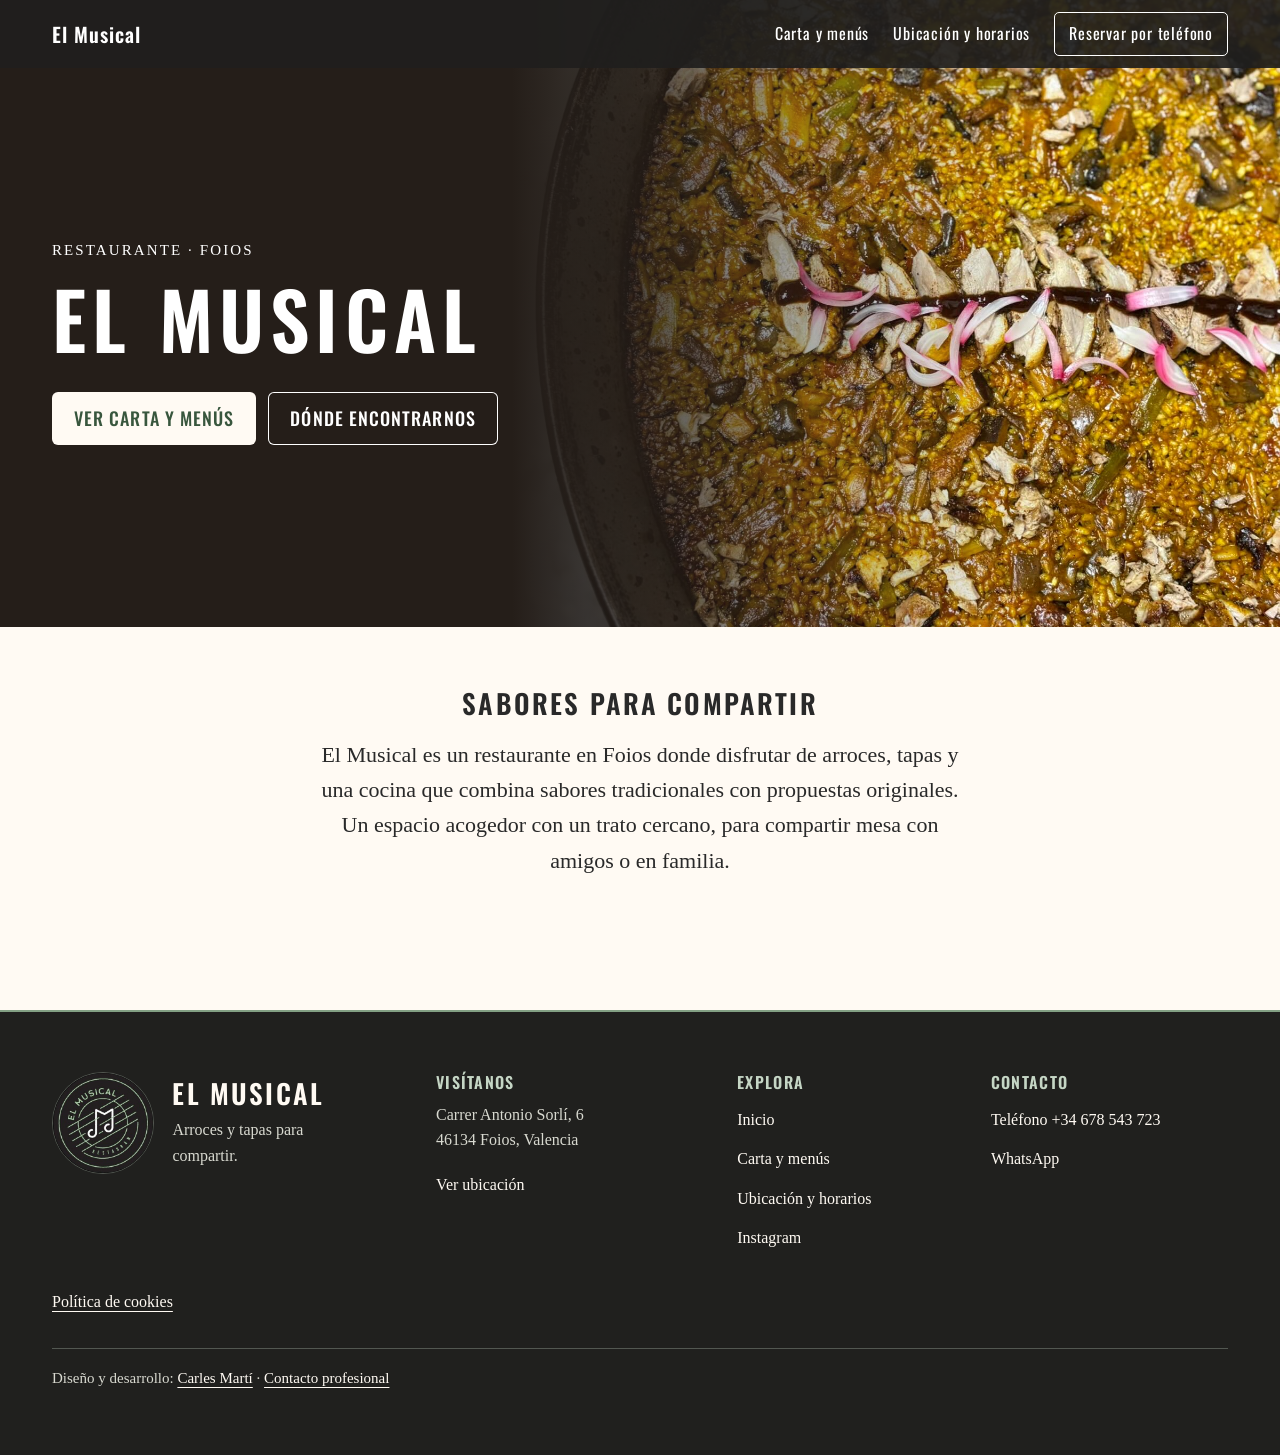
<file: index.html>
<!DOCTYPE html>
<html lang="es">
<head>
    <meta charset="UTF-8">
    <meta name="viewport" content="width=device-width, initial-scale=1.0">

    <title>Restaurante El Musical | Foios</title>
    <meta
        name="description"
        content="Descubre la carta, los menús y la ubicación del restaurante El Musical en Foios."
    >

    <link rel="stylesheet" href="styles.css">
    <script src="navegacion.js" defer></script>
</head>

<body>
    <header class="cabecera cabecera-inicio">
        <div class="cabecera-interior">
            <a class="nombre-restaurante" href="index.html" aria-current="page">El Musical</a>
            <button class="boton-menu" type="button" aria-expanded="false" aria-controls="navegacion-principal" hidden>
                Menú <span class="icono-menu" aria-hidden="true"></span>
            </button>
            <nav id="navegacion-principal" class="cabecera-nav" aria-label="Navegación principal">
                <ul>
                    <li><a href="carta/index.html">Carta y menús</a></li>
                    <li><a href="ubicacion/index.html">Ubicación y horarios</a></li>
                    <li><a class="boton-reserva" href="tel:+34678543723">Reservar por teléfono</a></li>
                </ul>
            </nav>
        </div>
    </header>

    <main>
    <section class="portada" aria-labelledby="titulo-portada">
        <div class="portada-contenido">
            <p class="portada-etiqueta">Restaurante · Foios</p>
            <h1 id="titulo-portada">El Musical</h1>
            <div class="portada-acciones">
                <a class="boton-accion boton-crema" href="carta/index.html">Ver carta y menús</a>
                <a class="boton-accion boton-crema portada-enlace-secundario" href="ubicacion/index.html">Dónde encontrarnos</a>
            </div>
        </div>
    </section>

    <section class="presentacion" aria-labelledby="titulo-presentacion">
        <h2 id="titulo-presentacion">Sabores para compartir</h2>
        <p>El Musical es un restaurante en Foios donde disfrutar de arroces, tapas y una cocina que combina sabores tradicionales con propuestas originales. Un espacio acogedor con un trato cercano, para compartir mesa con amigos o en familia.</p>
    </section>
</main>

    <footer class="pie-web">
        <div class="contenido-pie">
            <div class="identidad-pie">
                <img class="logo-restaurante" src="images/logo_musical.jpg" alt="" width="104" height="104" loading="lazy">
                <div>
                    <h2>El Musical</h2>
                    <p>Arroces y tapas para compartir.</p>
                </div>
            </div>

            <div class="visitanos-pie">
                <h2>Visítanos</h2>
                <address>Carrer Antonio Sorlí, 6<br>46134 Foios, Valencia</address>
                <a href="ubicacion/index.html">Ver ubicación</a>
            </div>

            <nav class="navegacion-pie" aria-label="Navegación del pie">
                <h2>Explora</h2>
                <ul>
                    <li><a href="index.html">Inicio</a></li>
                    <li><a href="carta/index.html">Carta y menús</a></li>
                    <li><a href="ubicacion/index.html#horario">Ubicación y horarios</a></li>
                    <li><a href="https://www.instagram.com/rte.elmusicalfoios/">Instagram</a></li>
                </ul>
            </nav>

            <div class="contacto-pie">
                <h2>Contacto</h2>
                <ul>
                    <li><a href="tel:+34678543723">Teléfono +34 678 543 723</a></li>
                    <li><a href="https://wa.me/34678543723">WhatsApp</a></li>
                </ul>
            </div>
        </div>
        <nav class="enlaces-legales" aria-label="Información legal">
            <a href="ubicacion/index.html#cookies">Política de cookies</a>
        </nav>
        <p class="credito-pie">Diseño y desarrollo: <a href="https://github.com/CarlesMarti2003">Carles Martí</a> · <a href="mailto:carlespeke2003@gmail.com">Contacto profesional</a></p>
    </footer>
</body>
</html>
</file>
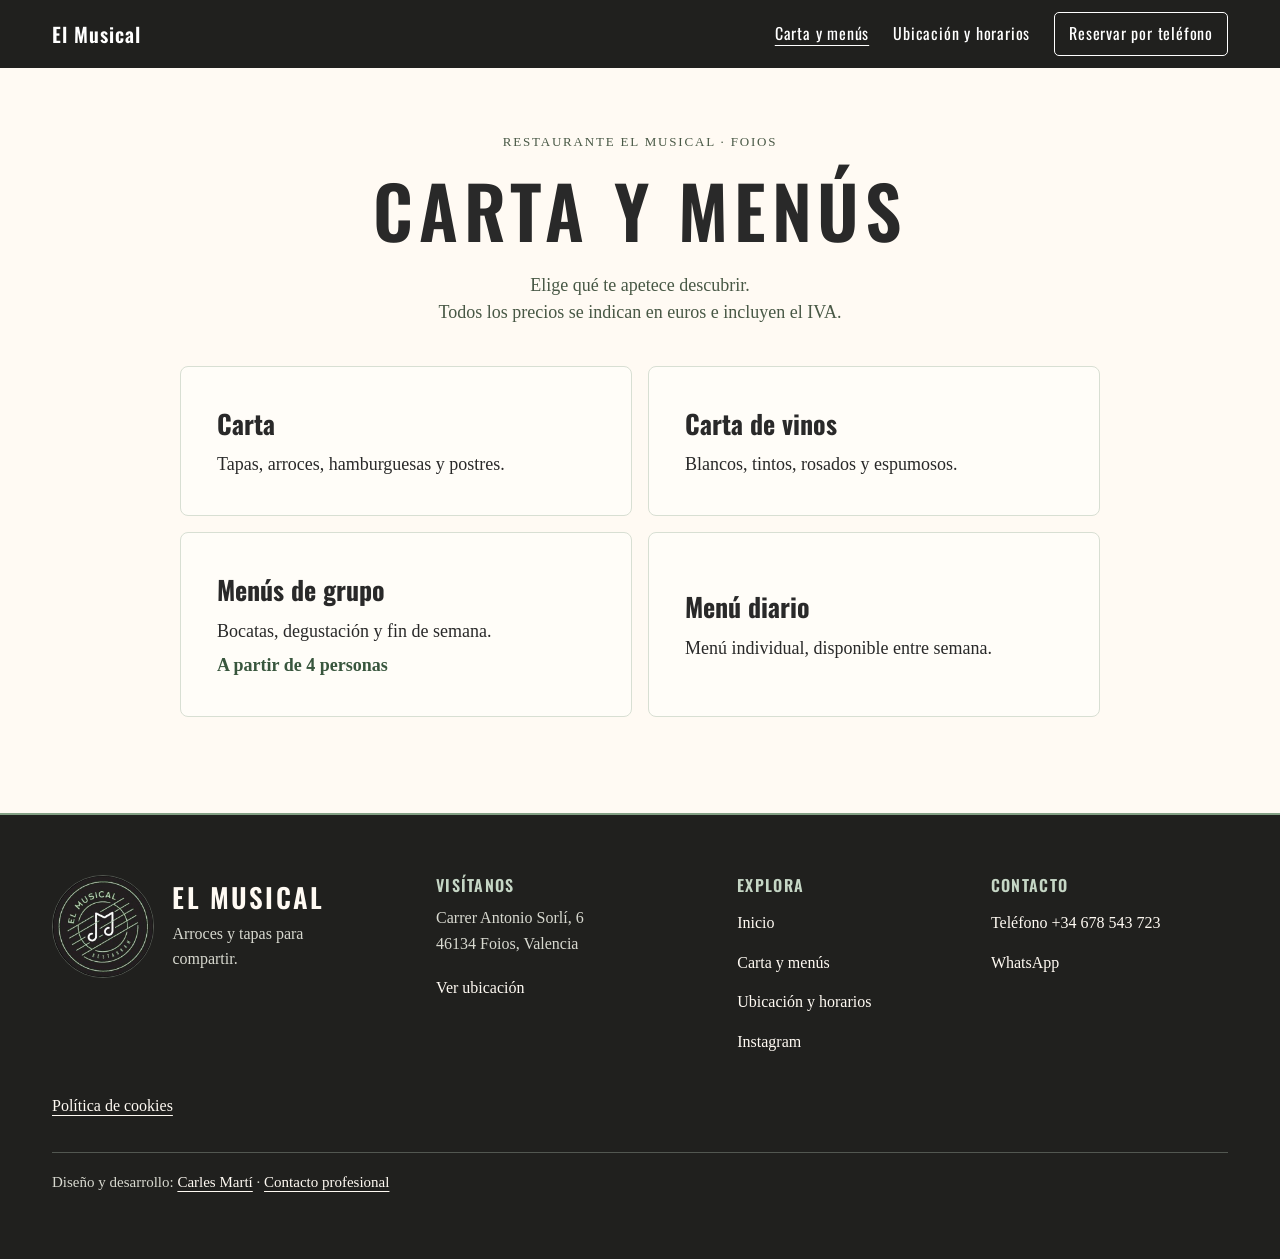
<file: carta/index.html>
<!DOCTYPE html>
<html lang="es" class="pagina-carta">
<head>
    <meta charset="UTF-8">
    <meta name="viewport" content="width=device-width, initial-scale=1.0">
    <title>Carta y menús | Restaurante El Musical</title>
    <meta name="description" content="Consulta la carta, los vinos y los menús del restaurante El Musical en Foios.">

    <link rel="stylesheet" href="../styles.css">
    <script src="carta.js" defer></script>
    <script src="../navegacion.js" defer></script>
</head>

<body>
    <header class="cabecera">
        <div class="cabecera-interior">
            <a class="nombre-restaurante" href="../index.html">El Musical</a>
            <button class="boton-menu" type="button" aria-expanded="false" aria-controls="navegacion-principal" hidden>
                Menú <span class="icono-menu" aria-hidden="true"></span>
            </button>
            <nav id="navegacion-principal" class="cabecera-nav" aria-label="Navegación principal">
                <ul>
                    <li><a href="index.html" aria-current="page">Carta y menús</a></li>
                    <li><a href="../ubicacion/index.html">Ubicación y horarios</a></li>
                    <li><a class="boton-reserva" href="tel:+34678543723">Reservar por teléfono</a></li>
                </ul>
            </nav>
        </div>
    </header>

    <main>
        <div class="introduccion-carta">
            <p class="etiqueta-seccion">Restaurante El Musical · Foios</p>
            <h1 id="opciones" tabindex="-1">Carta y menús</h1>
            <p>Elige qué te apetece descubrir.<br>Todos los precios se indican en euros e incluyen el IVA.</p>
        </div>

        <nav class="tarjetas-carta" aria-label="Elige una carta o menú">
            <a href="#carta"><strong>Carta</strong><span>Tapas, arroces, hamburguesas y postres.</span></a>
            <a href="#carta-vinos"><strong>Carta de vinos</strong><span>Blancos, tintos, rosados y espumosos.</span></a>
            <a href="#menus-de-grupo"><strong>Menús de grupo</strong><span>Bocatas, degustación y fin de semana.</span><b>A partir de 4 personas</b></a>
            <a href="#menu-diario"><strong>Menú diario</strong><span>Menú individual, disponible entre semana.</span></a>
        </nav>

        <div class="contenido-carta">
            <section id="carta" class="panel-carta" aria-labelledby="titulo-carta">
                <h2 id="titulo-carta" tabindex="-1">Carta</h2>
                <a class="boton-accion volver-cartas" href="#opciones">Ver todas las cartas y menús</a>
                <p class="descripcion-carta">
                    Nuestra carta reúne sabores de siempre y propuestas con un toque actual. Descubre nuestras tapas y pregunta por las sugerencias fuera de carta.
                </p>

                <nav class="indice-carta" aria-label="Categorías de la carta">
                    <a class="boton-accion" href="#tapas-frias">Tapas frías</a>
                    <a class="boton-accion" href="#tapas-calientes">Tapas calientes</a>
                    <a class="boton-accion" href="#hamburguesas">Hamburguesas</a>
                    <a class="boton-accion" href="#bocadillos">Bocadillos</a>
                    <a class="boton-accion" href="#al-plato">Al plato</a>
                    <a class="boton-accion" href="#arroces">Arroces</a>
                    <a class="boton-accion" href="#postres">Postres</a>
                </nav>

                <!-- Repite cada li para añadir un plato y cada sección para otra categoría. -->

                <section class="categoria">
                    <h3 id="tapas-frias" tabindex="-1">Tapas frías</h3>
                    <ul class="lista-platos">
                        <li class="plato">
                            <div>
                                <h4>Ensaladilla de Encurtidos</h4>
                                <p>Nuestra propuesta de la ensaladilla rusa, con encurtidos y ventresca.</p>
                            </div>
                            <span class="precio">9&nbsp;€</span>
                        </li>
                        <li class="plato">
                            <div>
                                <h4>Ensaladilla Koreana</h4>
                                <p>Nuestra mejora de la ensaladilla tradicional. Mantenemos los encurtidos, añadiendo como elemento principal salmón ahumado y un toque picante de mayonesa kimchi.</p>
                            </div>
                            <span class="precio">10&nbsp;€</span>
                        </li>
                        <li class="plato">
                            <div>
                                <h4>Ensaladilla ahumada de pulpo</h4>
                                <p>Ensaladilla de pulpo con un toque ahumado, acompañada de una crujiente tortita de camarón.</p>
                            </div>
                            <span class="precio">12&nbsp;€</span>
                        </li>
                        <li class="plato">
                            <div>
                                <h4>Tartar de atun</h4>
                                <p>Atún con encurtidos y un aliño de salsas con notas de soja.</p>
                            </div>
                            <span class="precio">14&nbsp;€</span>
                        </li>
                        <li class="plato">
                            <div>
                                <h4>Steak Tartar</h4>
                                <p>Tartar de carne coronado con yema de huevo y acompañado de tostitas de pan.</p>
                            </div>
                            <span class="precio">12&nbsp;€</span>
                        </li>
                        <li class="plato">
                            <div>
                                <h4>Hummus de garbanzo</h4>
                                <p>Cremoso hummus de garbanzo con tomate deshidratado y tostitas de pan.</p>
                            </div>
                            <span class="precio">9&nbsp;€</span>
                        </li>
                        <li class="plato">
                            <div>
                                <h4>Ensalada Cesar</h4>
                                <p>Mezcla de hojas verdes con pollo crujiente, cebolla frita, parmesano y salsa César.</p>
                            </div>
                            <span class="precio">11&nbsp;€</span>
                        </li>
                        <li class="plato">
                            <div>
                                <h4>Ensalada de pimiento rojo</h4>
                                <p>Tomate y pimiento rojo asado con ventresca de atún, cebolla tierna, alcaparrones y aceitunas negras.</p>
                            </div>
                            <span class="precio">12&nbsp;€</span>
                        </li>
                        <li class="plato">
                            <div>
                                <h4>Ensalada de bacon</h4>
                                <p>Lechuga con bacon, parmesano, tomate cherry confitado y dátiles, aliñada con vinagreta de pistacho.</p>
                            </div>
                            <span class="precio">12&nbsp;€</span>
                        </li>
                        <li class="plato">
                            <div>
                                <h4>Ensalada de burrata</h4>
                                <p>Burrata cremosa con tomate cherry confitado, pesto y aceitunas negras.</p>
                            </div>
                            <span class="precio">14&nbsp;€</span>
                        </li>
                    </ul>
                </section>

                <!-- Cada categoría tiene su sección para conservar el espacio entre títulos. -->
                <section class="categoria">
                    <h3 id="tapas-calientes" tabindex="-1">Tapas calientes</h3>
                    <ul class="lista-platos">
                        <li class="plato">
                            <div>
                                <h4>Patatas bravas</h4>
                                <p>Patatas acompañadas de allioli y nuestra salsa brava, sabrosa y sin picante.</p>
                            </div>
                            <span class="precio">7&nbsp;€</span>
                        </li>
                        <li class="plato">
                            <div>
                                <h4>Sepia sucia a la plancha</h4>
                                <p>Sepia sucia a la plancha con el toque de nuestra salsa Mery.</p>
                            </div>
                            <span class="precio">13&nbsp;€</span>
                        </li>
                        <li class="plato">
                            <div>
                                <h4>Tellinas</h4>
                                <p>Un bocado delicado con todo el sabor del mar.</p>
                            </div>
                            <span class="precio">11&nbsp;€</span>
                        </li>
                        <li class="plato">
                            <div>
                                <h4>Pulpo</h4>
                                <p>Pulpo sobre un suave parmentier de patata, con ají amarillo y sobrasada ibérica.</p>
                            </div>
                            <span class="precio">15&nbsp;€</span>
                        </li>
                        <li class="plato">
                            <div>
                                <h4>Lágrimas de pollo</h4>
                                <p>Bocados de pollo acompañados de salsa barbacoa.</p>
                            </div>
                            <span class="precio">10&nbsp;€</span>
                        </li>
                        <li class="plato">
                            <div>
                                <h4>Berenjena a la llama</h4>
                                <p>Berenjena a la llama con sobrasada ibérica, pipas y lascas de parmesano.</p>
                            </div>
                            <span class="precio">11&nbsp;€</span>
                        </li>
                        <li class="plato">
                            <div>
                                <h4>Cazuela de sobrasada</h4>
                                <p>Patatas fritas con sobrasada ibérica, huevos, parmesano y un toque de cebolla crujiente.</p>
                            </div>
                            <span class="precio">13&nbsp;€</span>
                        </li>
                        <li class="plato">
                            <div>
                                <h4>Parpatana de atún de la Almadraba</h4>
                                <p>Parpatana de atún servida sobre una base de titaina.</p>
                            </div>
                            <span class="precio">16&nbsp;€</span>
                        </li>
                        <li class="plato">
                            <div>
                                <h4>Buñuelos de bacalao</h4>
                                <p>Buñuelos de bacalao acompañados de ajoaceite de membrillo, con un delicado contraste dulce.</p>
                            </div>
                            <span class="precio">3&nbsp;€/ud.</span>
                        </li>
                        <li class="plato">
                            <div>
                                <h4>Croquetas de pollo a l’ast</h4>
                                <p>Croquetas con el sabor del pollo a l’ast, cremosas por dentro y crujientes por fuera.</p>
                            </div>
                            <span class="precio">3&nbsp;€/ud.</span>
                        </li>
                        <li class="plato">
                            <div>
                                <h4>Torreznos de Soria</h4>
                                <p>Torreznos de Soria con una corteza crujiente y un interior jugoso.</p>
                            </div>
                            <span class="precio">11&nbsp;€</span>
                        </li>
                        <li class="plato">
                            <div>
                                <h4>Queso de cabra</h4>
                                <p>Queso de cabra acompañado de mermelada de higo, en un equilibrio de sabores dulces e intensos.</p>
                            </div>
                            <span class="precio">9,50&nbsp;€</span>
                        </li>
                        <li class="plato">
                            <div>
                                <h4>Abanico ibérico</h4>
                                <p>Abanico ibérico con patatas, pimientos de Padrón y salsa chimichurri.</p>
                            </div>
                            <span class="precio">14&nbsp;€</span>
                        </li>
                        <li class="plato">
                            <div>
                                <h4>Coliflor ummayaki</h4>
                                <p>Coliflor ummayaki con almendras y un toque fresco de lima y cilantro.</p>
                            </div>
                            <span class="precio">9&nbsp;€</span>
                        </li>
                        <li class="plato">
                            <div>
                                <h4>Flor de alcachofa</h4>
                                <p>Flor de alcachofa con salsa carbonara y crujiente de jamón.</p>
                            </div>
                            <span class="precio">11&nbsp;€</span>
                        </li>
                    </ul>
                </section>
                <section class="categoria">
                    <h3 id="hamburguesas" tabindex="-1">Hamburguesas</h3>
                    <p class="disponibilidad-categoria">Solo por la noche</p>
                    <ul class="lista-platos">
                        <li class="plato">
                            <div>
                                <h4>Crispy Chicken</h4>
                                <p>Pollo crujiente, lechuga, tomate y mahonesa.</p>
                            </div>
                            <span class="precio">12&nbsp;€</span>
                        </li>
                        <li class="plato">
                            <div>
                                <h4>Clásica</h4>
                                <p>Hamburguesa de ternera, bacon, queso, cebolla morada, tomate y lechuga.</p>
                            </div>
                            <span class="precio">13&nbsp;€</span>
                        </li>
                        <li class="plato">
                            <div>
                                <h4>Ferrerons</h4>
                                <p>Hamburguesa de ternera, doble cheddar, bacon, cebolla pochada y salsa Ferrerons.</p>
                            </div>
                            <span class="precio">13&nbsp;€</span>
                        </li>
                        <li class="plato">
                            <div>
                                <h4>Smash Burger</h4>
                                <p>Doble burger de ternera, queso cheddar, lechuga, tomate y nuestra salsa especial.</p>
                            </div>
                            <span class="precio">14&nbsp;€</span>
                        </li>
                        <li class="plato">
                            <div>
                                <h4>Emily</h4>
                                <p>Hamburguesa de ternera, brie, queso ahumado, aros de cebolla, bacon y salsa Emily.</p>
                            </div>
                            <span class="precio">14&nbsp;€</span>
                        </li>
                    </ul>
                </section>

                <section class="categoria">
                    <h3 id="bocadillos" tabindex="-1">Bocadillos</h3>
                    <p class="disponibilidad-categoria">Solo por la noche</p>
                    <ul class="lista-platos">
                        <li class="plato">
                            <div>
                                <h4>Pollo crujiente</h4>
                                <p>Pechuga empanada, bacon, cheddar, pepinillo holandés y mahonesa chipotle.</p>
                            </div>
                            <span class="precio">8&nbsp;€</span>
                        </li>
                        <li class="plato">
                            <div>
                                <h4>De la casa</h4>
                                <p>Lomo, ajos tiernos, jamón a la plancha y mahonesa.</p>
                            </div>
                            <span class="precio">7&nbsp;€</span>
                        </li>
                        <li class="plato">
                            <div>
                                <h4>Briescada</h4>
                                <p>Ternera, jamón, cebolla frita y queso brie.</p>
                            </div>
                            <span class="precio">8&nbsp;€</span>
                        </li>
                        <li class="plato">
                            <div>
                                <h4>Bocadillo del mes</h4>
                                <p>Consulta nuestra propuesta del mes.</p>
                            </div>
                            <span class="precio">Consultar</span>
                        </li>
                    </ul>
                </section>

                <section class="categoria">
                    <h3 id="al-plato" tabindex="-1">Al plato</h3>
                    <ul class="lista-platos">
                        <li class="plato">
                            <div>
                                <h4>Cachopo de ternera</h4>
                            </div>
                            <span class="precio">16&nbsp;€</span>
                        </li>
                        <li class="plato">
                            <div>
                                <h4>Entrecot</h4>
                            </div>
                            <span class="precio">18&nbsp;€</span>
                        </li>
                        <li class="plato">
                            <div>
                                <h4>Atún a la plancha</h4>
                            </div>
                            <span class="precio">17&nbsp;€</span>
                        </li>
                        <li class="plato">
                            <div>
                                <h4>Chuleta de cordero lechal</h4>
                            </div>
                            <span class="precio">17&nbsp;€</span>
                        </li>
                        <li class="plato">
                            <div>
                                <h4>Lasaña</h4>
                            </div>
                            <span class="precio">15&nbsp;€</span>
                        </li>
                        <li class="plato">
                            <div>
                                <h4>Costilla melosa de ternera</h4>
                                <p>500 g aproximadamente.</p>
                            </div>
                            <span class="precio">20&nbsp;€</span>
                        </li>
                    </ul>
                </section>

                <section class="categoria">
                    <h3 id="arroces" tabindex="-1">Arroces</h3>
                    <p class="disponibilidad-categoria">Solo al mediodía</p>
                    <ul class="lista-platos">
                        <li class="plato">
                            <div>
                                <h4>Paella valenciana</h4>
                                <p>Por encargo.</p>
                            </div>
                            <span class="precio">14&nbsp;€/ración</span>
                        </li>
                        <li class="plato">
                            <div>
                                <h4>Paella o meloso de secreto ibérico y boletus</h4>
                            </div>
                            <span class="precio">15&nbsp;€/ración</span>
                        </li>
                        <li class="plato">
                            <div>
                                <h4>Arroz a banda</h4>
                            </div>
                            <span class="precio">14&nbsp;€/ración</span>
                        </li>
                        <li class="plato">
                            <div>
                                <h4>Arroz negro</h4>
                            </div>
                            <span class="precio">14&nbsp;€/ración</span>
                        </li>
                        <li class="plato">
                            <div>
                                <h4>Fideuà de gamba alistada y sepia sucia</h4>
                            </div>
                            <span class="precio">16&nbsp;€/ración</span>
                        </li>
                        <li class="plato">
                            <div>
                                <h4>Paella de verdura</h4>
                            </div>
                            <span class="precio">12&nbsp;€/ración</span>
                        </li>
                        <li class="plato">
                            <div>
                                <h4>Paella de marisco</h4>
                            </div>
                            <span class="precio">17&nbsp;€/ración</span>
                        </li>
                        <li class="plato">
                            <div>
                                <h4>Rossejat de sepia sucia y gambas</h4>
                            </div>
                            <span class="precio">14&nbsp;€/ración</span>
                        </li>
                        <li class="plato">
                            <div>
                                <h4>Paella o meloso de bogavante</h4>
                            </div>
                            <span class="precio">20&nbsp;€/ración</span>
                        </li>
                        <li class="plato">
                            <div>
                                <h4>Meloso de cangrejo y gambas</h4>
                            </div>
                            <span class="precio">15&nbsp;€/ración</span>
                        </li>
                        <li class="plato">
                            <div>
                                <h4>Arroz al horno en paella</h4>
                            </div>
                            <span class="precio">14&nbsp;€/ración</span>
                        </li>
                    </ul>
                </section>

                <section class="categoria">
                    <h3 id="postres" tabindex="-1">Postres</h3>
                    <ul class="lista-platos">
                        <li class="plato">
                            <div>
                                <h4>Coulant de chocolate</h4>
                            </div>
                            <span class="precio">6&nbsp;€</span>
                        </li>
                        <li class="plato">
                            <div>
                                <h4>Torrija de brioche con helado</h4>
                            </div>
                            <span class="precio">7&nbsp;€</span>
                        </li>
                        <li class="plato">
                            <div>
                                <h4>Tartas</h4>
                            </div>
                            <span class="precio">5,50&nbsp;€</span>
                        </li>
                        <li class="plato">
                            <div>
                                <h4>Flan de la suegra con helado</h4>
                            </div>
                            <span class="precio">6&nbsp;€</span>
                        </li>
                        <li class="plato">
                            <div>
                                <h4>Tartas especiales</h4>
                            </div>
                            <span class="precio">7&nbsp;€</span>
                        </li>
                    </ul>
                </section>
            </section>

            <section id="carta-vinos" class="panel-carta" aria-labelledby="titulo-vinos">
                <h2 id="titulo-vinos" tabindex="-1">Carta de vinos</h2>
                <a class="boton-accion volver-cartas" href="#opciones">Ver todas las cartas y menús</a>
                <p class="descripcion-carta">Descubre nuestra selección de vinos y encuentra el acompañamiento para tu elección de platos.</p>

                <nav class="indice-carta" aria-label="Categorías de la carta de vinos">
                    <a class="boton-accion" href="#tintos">Tintos</a>
                    <a class="boton-accion" href="#blancos">Blancos</a>
                    <a class="boton-accion" href="#rosados">Rosados</a>
                    <a class="boton-accion" href="#cava">Cava</a>
                    <a class="boton-accion" href="#champagne">Champagne</a>
                </nav>

                <!-- Cada categoría agrupa los vinos de las fotos, sin repetir referencias. -->
                <section class="categoria">
                    <h3 id="blancos" tabindex="-1">Vinos blancos</h3>
                    <ul class="lista-platos">
                        <li class="plato vino">
                            <div>
                                <h4>Sant Pere</h4>
                                <p class="origen-vino">D. O. Valencia</p>
                                <p>Presenta un color amarillo pajizo, con una sensación ligera y fresca en la copa. En nariz predominan aromas frutales frescos con recuerdos a flores, hierbas como el hinojo y frutas blancas. Su paso por boca es fresco y ligero, con un final limpio y refrescante. Un vino elegante y buena compañía para comidas ligeras e informales.</p>
                                <p class="variedad-vino"><strong>Variedades:</strong> Macabeo 90% y Merseguera 10%.</p>
                            </div>
                            <span class="precio">18,00&nbsp;€</span>
                        </li>
                        <li class="plato vino">
                            <div>
                                <h4>Flor de Ahillas</h4>
                                <p class="origen-vino">D. O. Valencia</p>
                                <p>De lágrima lenta y un tono amarillo brillante y limpio. Su intensidad y complejidad aromática recuerdan a frutas tropicales y flores blancas, con leves notas herbáceas y pinceladas minerales. En boca se aprecia su volumen frutal y untuosidad, con un punto de acidez que acentúa su frescura y persistencia.</p>
                                <p class="variedad-vino"><strong>Variedades:</strong> 100% Merseguera.</p>
                            </div>
                            <span class="precio">22,00&nbsp;€</span>
                        </li>
                        <li class="plato vino">
                            <div>
                                <h4>Les Freses</h4>
                                <p class="origen-vino">D. O. Alicante</p>
                                <p>Color amarillo pajizo brillante con reflejos verdosos. En nariz presenta aromas de flores frescas, jazmín, azahar, manzanilla e hinojo. En boca es seco, placentero y cítrico, con recuerdos de limoncillo, pétalos carnosos y fruta agridulce. Retrogusto largo.</p>
                                <p class="variedad-vino"><strong>Variedades:</strong> Moscatel de Alejandría.</p>
                            </div>
                            <span class="precio">24,00&nbsp;€</span>
                        </li>
                        <li class="plato vino">
                            <div>
                                <h4>Colagón Verdejo</h4>
                                <p class="origen-vino">D. O. Rueda</p>
                                <p>Color amarillo con tonalidad verdosa. Aromas a fruta tropical y flores, con frescor exótico. Lleno de sabor y con un buen paso de boca. Una pequeña porción de viura complementa el verdejo y aporta acidez. Los tonos verdes y los aromas exóticos del verdejo aseguran un suave carácter afrutado. Equilibrado y con una agradable profundidad.</p>
                                <p class="variedad-vino"><strong>Variedades:</strong> Verdejo y Viura.</p>
                            </div>
                            <span class="precio">16,00&nbsp;€</span>
                        </li>
                        <li class="plato vino">
                            <div>
                                <h4>Gorgorito Verdejo</h4>
                                <p class="origen-vino">D. O. Rueda</p>
                                <p>Ligero color amarillo pajizo. Su nariz directa y acogedora despliega aromas delicados y frescos con notas de grosellas y hierbas. En boca se muestra fresco y elegante, con sabores frutales y una acidez crujiente y refrescante. Las notas de grosella vuelven a aparecer en el final seco. Un verdejo ligero y agradable.</p>
                                <p class="variedad-vino"><strong>Variedades:</strong> Verdejo.</p>
                            </div>
                            <span class="precio">16,00&nbsp;€</span>
                        </li>
                        <li class="plato vino">
                            <div>
                                <h4>El Perro Verde</h4>
                                <p class="origen-vino">D. O. Rueda</p>
                                <p>Color amarillo paja pálido y brillante. En nariz es fragante, con aromas de frutas tropicales como el mango y la piña verde, notas de piel de limón, flores blancas y un recuerdo de hinojo fresco. En boca tiene una textura sedosa y una frescura vibrante que lo hace equilibrado. Al final persisten las frutas blancas, con toques cítricos de lima y un ligero punto salino.</p>
                                <p class="variedad-vino"><strong>Variedades:</strong> Verdejo.</p>
                            </div>
                            <span class="precio">23,00&nbsp;€</span>
                        </li>
                        <li class="plato vino">
                            <div>
                                <h4>Belondrade Quinta Apolonia</h4>
                                <p class="origen-vino">D. O. Rueda</p>
                                <p>Color amarillo pajizo brillante y limpio. En nariz presenta aromas a fruta de hueso, como el melocotón, hierba fresca y ciertos toques florales. De entrada muy viva, es un vino fresco, con una buena acidez y largo recorrido.</p>
                                <p class="variedad-vino"><strong>Variedades:</strong> Verdejo.</p>
                            </div>
                            <span class="precio">29,00&nbsp;€</span>
                        </li>
                        <li class="plato vino">
                            <div>
                                <h4>La Casa de las Locas Treixadura</h4>
                                <p class="origen-vino">D. O. Ribeiro</p>
                                <p>Color amarillo pálido. Nariz limpia y fresca, con notas de fruta y matices florales. Vino de largo recorrido en boca, sedoso, elegante y con una acidez bien integrada que aporta frescura.</p>
                                <p class="variedad-vino"><strong>Variedades:</strong> Treixadura.</p>
                            </div>
                            <span class="precio">27,00&nbsp;€</span>
                        </li>
                        <li class="plato vino">
                            <div>
                                <h4>O Luar do Sil</h4>
                                <p class="origen-vino">D. O. Valdeorras</p>
                                <p>Color oro limpio. En nariz aparecen notas florales y, en el fondo, aromas de fruta verde y tonos tropicales. La entrada en boca es amable, agradable al paladar, sedosa y redonda. El postgusto es largo y elegante. Agradable y delicado, con predominio de la sensación frutal y mineral.</p>
                                <p class="variedad-vino"><strong>Variedades:</strong> Godello.</p>
                            </div>
                            <span class="precio">24,00&nbsp;€</span>
                        </li>
                        <li class="plato vino">
                            <div>
                                <h4>La Casa de las Locas</h4>
                                <p class="origen-vino">D. O. Rías Baixas</p>
                                <p>Un vino con carácter y equilibrio. Sus tres meses de crianza sobre lías le confieren frescura y elegancia. Amarillo limón con reflejos verdosos. Aromas a cítricos, lima, mandarina y notas florales y herbáceas. En boca resulta fresco, elegante y equilibrado.</p>
                                <p class="variedad-vino"><strong>Variedades:</strong> Albariño.</p>
                            </div>
                            <span class="precio">22,00&nbsp;€</span>
                        </li>
                        <li class="plato vino">
                            <div>
                                <h4>Señorío del Bierzo Godello</h4>
                                <p class="origen-vino">D. O. Bierzo</p>
                                <p>Color amarillo pajizo con matices verdosos. Nariz fragante, con fruta madura y especias sobre un fondo terroso y floral. En boca es delicado, sedoso y mineral.</p>
                                <p class="variedad-vino"><strong>Variedades:</strong> Godello.</p>
                            </div>
                            <span class="precio">28,00&nbsp;€</span>
                        </li>
                        <li class="plato vino">
                            <div>
                                <h4>Chablis Domaine Chanson Bourgogne</h4>
                                <p class="origen-vino">Bourgogne, Francia</p>
                                <p>Color dorado pálido con reflejos esmeralda. Aromas florales muy refrescantes, combinados con toques cítricos y mineralidad. De hermosa estructura, fresco y crujiente. Fruta muy pura y persistente.</p>
                                <p class="variedad-vino"><strong>Variedades:</strong> Chardonnay.</p>
                            </div>
                            <span class="precio">28,00&nbsp;€</span>
                        </li>
                        <li class="plato vino">
                            <div>
                                <h4>Le Petit Perrière</h4>
                                <p class="origen-vino">Francia</p>
                                <p>Luminoso color amarillo pálido. En nariz revela aromas de pera, frutas exóticas y flores blancas, con una encantadora complejidad aromática. En boca el ataque es vivo, con una acidez bien controlada, una textura delicada y un final vigorizante.</p>
                                <p class="variedad-vino"><strong>Variedades:</strong> Sauvignon Blanc.</p>
                            </div>
                            <span class="precio">19,00&nbsp;€</span>
                        </li>
                        <li class="plato vino">
                            <div>
                                <h4>Oremus Mandolás</h4>
                                <p class="origen-vino">Tokaj, Hungría</p>
                                <p>Color amarillo pajizo brillante, con reflejos dorados. En nariz presenta notas minerales vibrantes, fruta blanca, cítricos y delicados toques florales. En boca es fresco y untuoso, con una acidez vibrante y bien integrada. Destacan los recuerdos de albaricoque y un sutil final crujiente que aporta persistencia y elegancia.</p>
                                <p class="variedad-vino"><strong>Variedades:</strong> Furmint.</p>
                            </div>
                            <span class="precio">24,00&nbsp;€</span>
                        </li>
                        <li class="plato vino">
                            <div>
                                <h4>White Rabbit</h4>
                                <p class="origen-vino">Rheingau, Alemania</p>
                                <p>Color amarillo brillante. En nariz es afrutado y de alta intensidad, con fruta de hueso como el melocotón y fruta blanca. En boca es muy fresco, fino y seco, con toques minerales y un carácter refrescante.</p>
                                <p class="variedad-vino"><strong>Variedades:</strong> Riesling.</p>
                            </div>
                            <span class="precio">19,00&nbsp;€</span>
                        </li>
                        <li class="plato vino">
                            <div>
                                <h4>Torresella Pinot Grigio</h4>
                                <p class="origen-vino">Venezia, Italia</p>
                                <p>En copa presenta un color amarillo pajizo. En nariz tiene notas de fruta de pulpa blanca. El sorbo es fino y destaca por su finura y persistencia gustativo-olfatoria.</p>
                                <p class="variedad-vino"><strong>Variedades:</strong> Pinot Grigio.</p>
                            </div>
                            <span class="precio">19,00&nbsp;€</span>
                        </li>
                    </ul>
                </section>

                <section class="categoria">
                    <h3 id="tintos" tabindex="-1">Vinos tintos</h3>
                    <ul class="lista-platos">
                        <li class="plato vino">
                            <div>
                                <h4>Venta del Puerto Nº 12</h4>
                                <p class="origen-vino">D. O. Valencia</p>
                                <p>Color picota brillante, ligeramente granate y de gran intensidad. Nariz envolvente con aromas a frutas de licor, vainillas, chocolate puro y especias. Boca redonda, equilibrada y estructurada. Entrada carnosa, amplia y cremosa, con un toque tostado de café, buena acidez y largo recorrido. Final largo y persistente.</p>
                                <p class="variedad-vino"><strong>Variedades:</strong> Syrah, Merlot, Cabernet Sauvignon y Tempranillo.</p>
                            </div>
                            <span class="precio">20,00&nbsp;€</span>
                        </li>
                        <li class="plato vino">
                            <div>
                                <h4>El Sequé</h4>
                                <p class="origen-vino">D. O. Alicante</p>
                                <p>Vino potente, balsámico, maduro, untuoso y carnoso. De clara expresión mediterránea, con cálidos y marcados matices de frutos negros, aromas y sabores balsámicos, plantas aromáticas y sotobosque.</p>
                                <p class="variedad-vino"><strong>Variedades:</strong> Monastrell.</p>
                            </div>
                            <span class="precio">34,00&nbsp;€</span>
                        </li>
                        <li class="plato vino">
                            <div>
                                <h4>Sant Pere</h4>
                                <p class="origen-vino">D. O. Valencia</p>
                                <p>Color rojo púrpura y capa de intensidad mesurada, con recuerdos a fruta roja y especias en sus aromas. Rico en matices y sabroso en boca, untuoso y con un punto ácido bien integrado. En el paladar se aprecian frutos rojos frescos y maduros, con un retrogusto medio.</p>
                                <p class="variedad-vino"><strong>Variedades:</strong> Monastrell 70% y Tempranillo 30%.</p>
                            </div>
                            <span class="precio">16,00&nbsp;€</span>
                        </li>
                        <li class="plato vino">
                            <div>
                                <h4>Tarima Hill</h4>
                                <p class="origen-vino">D. O. Alicante</p>
                                <p>Color cereza con un ribete rubí intenso. En nariz destaca la fruta madura, las frambuesas negras, los arándanos, las especias y las notas balsámicas y florales. Sabroso en boca, equilibrado y con mucho cuerpo. Final largo.</p>
                                <p class="variedad-vino"><strong>Variedades:</strong> 100% Monastrell.</p>
                            </div>
                            <span class="precio">21,00&nbsp;€</span>
                        </li>
                        <li class="plato vino">
                            <div>
                                <h4>Portia Roble</h4>
                                <p class="origen-vino">D. O. Ribera del Duero</p>
                                <p>Limpio, brillante y bien cubierto, de color cereza con destellos púrpura. En nariz es intenso, con frutos negros, notas de mora y de madera. En boca posee buena estructura, tanino redondo y buena acidez.</p>
                                <p class="variedad-vino"><strong>Variedades:</strong> Tempranillo.</p>
                            </div>
                            <span class="precio">18,00&nbsp;€</span>
                        </li>
                        <li class="plato vino">
                            <div>
                                <h4>Pago de Balbás 9 meses</h4>
                                <p class="origen-vino">D. O. Ribera del Duero</p>
                                <p>Vino seco y bien equilibrado, de cuerpo medio a pleno, con taninos medios a bajos y acidez elevada. Color morado intenso. Nariz de tarta de mora y vainilla. En boca aparecen cereza, roble y ciruela. Final de medio a largo, con notas cálidas de tabaco y notas terrosas secundarias.</p>
                                <p class="variedad-vino"><strong>Variedades:</strong> Tempranillo, Merlot y Cabernet Sauvignon.</p>
                            </div>
                            <span class="precio">21,00&nbsp;€</span>
                        </li>
                        <li class="plato vino">
                            <div>
                                <h4>Psi Pingus</h4>
                                <p class="origen-vino">D. O. Ribera del Duero</p>
                                <p>Color rojo cereza con bordes violáceos, capa alta y lágrima fina. En nariz presenta aromas a frutos del bosque y frutas rojas como grosellas o frambuesas, con suaves notas de vainilla y especias de la barrica. En boca es intenso y jugoso, con fresas, frambuesas y algunas notas especiadas.</p>
                                <p class="variedad-vino"><strong>Variedades:</strong> Tinto Fino y Garnacha.</p>
                            </div>
                            <span class="precio">53,00&nbsp;€</span>
                        </li>
                        <li class="plato vino">
                            <div>
                                <h4>El Primer Beso</h4>
                                <p class="origen-vino">D. O. Ribera del Duero</p>
                                <p>Color rojo picota con reflejos violáceos y capa media. Aromas que recuerdan a los vinos recién fermentados y a los lagares de la Ribera del Duero. Fruta negra ligera y agradable, de intensidad media. En boca muestra fruta negra madura, con un carácter redondo, equilibrado, sutil y elegante.</p>
                                <p class="variedad-vino"><strong>Variedades:</strong> Tempranillo / Tinta Fina / Tinta de Toro.</p>
                            </div>
                            <span class="precio">18,00&nbsp;€</span>
                        </li>
                        <li class="plato vino">
                            <div>
                                <h4>Flor de Pingus</h4>
                                <p class="origen-vino">D. O. Ribera del Duero</p>
                                <p>Color cereza picota con matices violáceos. En nariz aparecen frutas maduras rojas y negras con sutiles notas florales. Al oxigenarse surgen aromas de crianza, tostados, bálsamo, eucalipto y suaves notas de café y cacao. En boca presenta una entrada dulce y voluminosa, un tanino de grano fino que aporta untuosidad y un final largo y persistente.</p>
                                <p class="variedad-vino"><strong>Variedades:</strong> Tempranillo.</p>
                            </div>
                            <span class="precio">163,00&nbsp;€</span>
                        </li>
                        <li class="plato vino">
                            <div>
                                <h4>Gorgorito Crianza</h4>
                                <p class="origen-vino">D. O. Ca. Rioja</p>
                                <p>Intenso color cereza picota, limpio y brillante. Predominan los aromas de fruta roja fresca entremezclados con toques lácticos y especiados, con recuerdos de cacao, vainilla, canela y torrefactos. En boca es intenso y sabroso.</p>
                                <p class="variedad-vino"><strong>Variedades:</strong> Tempranillo.</p>
                            </div>
                            <span class="precio">16,00&nbsp;€</span>
                        </li>
                        <li class="plato vino">
                            <div>
                                <h4>Ramón Bilbao Crianza</h4>
                                <p class="origen-vino">D. O. Ca. Rioja</p>
                                <p>Color cereza con irisaciones rubí y fondo intenso, casi grana. En nariz muestra maderas nobles, coco y pimienta sobre un fondo de frutas negras maduras y compota, con notas licorosas y balsámicas. En boca es fresco y armónico, con carácter y un buen ensamblaje de notas varietales y especiadas.</p>
                                <p class="variedad-vino"><strong>Variedades:</strong> 100% Tempranillo.</p>
                            </div>
                            <span class="precio">21,00&nbsp;€</span>
                        </li>
                        <li class="plato vino">
                            <div>
                                <h4>Macán Clásico · Vega Sicilia</h4>
                                <p class="origen-vino">D. O. Ca. Rioja</p>
                                <p>Color rojo cereza con borde violáceo. Aromas de fruta roja madura, notas florales, especiadas y de roble cremoso. En boca es sabroso, con buena fruta y acidez, y un paso y final largos.</p>
                                <p class="variedad-vino"><strong>Variedades:</strong> Tempranillo.</p>
                            </div>
                            <span class="precio">53,00&nbsp;€</span>
                        </li>
                        <li class="plato vino">
                            <div>
                                <h4>Camins del Priorat</h4>
                                <p class="origen-vino">D. O. Q. Priorat</p>
                                <p>Brillante color cereza, con ribete violeta. En nariz posee una rica expresión de fruta roja fresca, como cerezas, ciruelas y frambuesas, con matices especiados y un apunte mineral. En boca presenta una entrada amable y sabrosa, con buen equilibrio, madera bien ensamblada y final frutal.</p>
                                <p class="variedad-vino"><strong>Variedades:</strong> 40% Garnacha, 21% Cabernet Sauvignon, 15% Cariñena, 6% Syrah y 18% Merlot.</p>
                            </div>
                            <span class="precio">32,00&nbsp;€</span>
                        </li>
                        <li class="plato vino">
                            <div>
                                <h4>Pétalos del Bierzo</h4>
                                <p class="origen-vino">D. O. Bierzo</p>
                                <p>Color cereza picota oscuro, limpio y brillante, con ribetes violáceos. Nariz intensa con fruta roja y negra madura y notas florales. Al abrirse aparecen mineralidad, tostados y recuerdos de matorrales y sotobosque. En boca es expresivo y sabroso, de ataque amplio y recorrido aterciopelado, fresco e intenso. Buena acidez, taninos pulidos y final largo y persistente.</p>
                                <p class="variedad-vino"><strong>Variedades:</strong> Mencía.</p>
                            </div>
                            <span class="precio">27,00&nbsp;€</span>
                        </li>
                        <li class="plato vino">
                            <div>
                                <h4>Señorío del Bierzo</h4>
                                <p class="origen-vino">D. O. Bierzo</p>
                                <p>Tonalidad roja granate y capa media-alta. En nariz presenta aromas elegantes a fruta negra, especias y notas balsámicas y minerales. En boca destaca su carácter aterciopelado y su viveza, con ligeras notas cremosas y una textura terrosa y mineral. El retrogusto completa una experiencia equilibrada.</p>
                                <p class="variedad-vino"><strong>Variedades:</strong> Mencía.</p>
                            </div>
                            <span class="precio">25,00&nbsp;€</span>
                        </li>
                        <li class="plato vino">
                            <div>
                                <h4>Lalama</h4>
                                <p class="origen-vino">D. O. Ribera Sacra</p>
                                <p>Color rojo cereza, limpio y brillante. En nariz, de intensidad media-alta, destacan los frutos rojos frescos, aromas especiados y leves notas florales, balsámicas y tostadas. En boca es sabroso, con fruta madura y hierbas silvestres. Taninos elegantes y una acidez marcada por la fruta.</p>
                                <p class="variedad-vino"><strong>Variedades:</strong> Mencía, Brancellao, Mouratón y Sousón.</p>
                            </div>
                            <span class="precio">29,00&nbsp;€</span>
                        </li>
                        <li class="plato vino">
                            <div>
                                <h4>Mon Pare</h4>
                                <p class="origen-vino">D. O. Terra Alta</p>
                                <p>Vino sabroso, de intenso color ciruela y lágrima densa. Aromáticamente complejo, con fruta negra madura, especias de la crianza y un toque balsámico que aporta frescura. En boca tiene una entrada suave, buena presencia y equilibrio, con un final largo y lleno.</p>
                                <p class="variedad-vino"><strong>Variedades:</strong> Garnacha negra, Syrah y Cabernet Sauvignon.</p>
                            </div>
                            <span class="precio">27,00&nbsp;€</span>
                        </li>
                        <li class="plato vino">
                            <div>
                                <h4>Abadía Retuerta</h4>
                                <p class="origen-vino">Castilla y León</p>
                                <p>Buena intensidad de color rojo oscuro. Nariz compleja y fresca, con un toque afrutado y presencia de frutos rojos. La madera aporta notas de cedro y torrefactos. En boca, entrada amable pero firme, con apuntes sápidos, buen equilibrio y taninos fundentes y finos. Muy persistente, con doce meses en barricas de roble francés y americano.</p>
                                <p class="variedad-vino"><strong>Variedades:</strong> 77% Tempranillo, 12% Cabernet Sauvignon, 9% Syrah, Merlot, Petit Verdot y Garnacha.</p>
                            </div>
                            <span class="precio">38,00&nbsp;€</span>
                        </li>
                    </ul>
                </section>

                <section class="categoria">
                    <h3 id="rosados" tabindex="-1">Vinos rosados</h3>
                    <ul class="lista-platos">
                        <li class="plato vino">
                            <div>
                                <h4>Les Prunes</h4>
                                <p class="origen-vino">D. O. Valencia</p>
                                <p>Color rosa pálido y aromas de fruta fresca. En boca presenta un delicado sabor de ciruela silvestre que aún no ha terminado de madurar.</p>
                                <p class="variedad-vino"><strong>Variedades:</strong> 100% Mandó.</p>
                            </div>
                            <span class="precio">22,00&nbsp;€</span>
                        </li>
                        <li class="plato vino">
                            <div>
                                <h4>Ultimate Provence</h4>
                                <p class="origen-vino">D. O. Côtes de Provence, Francia</p>
                                <p>Color rosa pálido con reflejos cobrizos. En nariz ofrece frutas exóticas, limón fresco y notas florales. En boca destaca su frescor, marcado por toques especiados de pimienta blanca.</p>
                                <p class="variedad-vino"><strong>Variedades:</strong> Syrah, Cinsault, Grenache Noir y Rolle.</p>
                            </div>
                            <span class="precio">26,00&nbsp;€</span>
                        </li>
                    </ul>
                </section>

                <section class="categoria">
                    <h3 id="cava" tabindex="-1">Cavas</h3>
                    <ul class="lista-platos">
                        <li class="plato vino">
                            <div>
                                <h4>Pago de Tharsys Millésime Brut Reserva</h4>
                                <p class="origen-vino">D. O. Cava</p>
                                <p>Color amarillo pálido con reflejos verdosos y burbuja fina y persistente. Aromas de frutas de hueso, como albaricoque y níspero, sobre un fondo de flores blancas y frutos secos, con notas de crianza sobre lías. En boca es amable, estructurado y sedoso. Final largo y persistente.</p>
                                <p class="variedad-vino"><strong>Variedades:</strong> Chardonnay.</p>
                            </div>
                            <span class="precio">25,00&nbsp;€</span>
                        </li>
                        <li class="plato vino">
                            <div>
                                <h4>Pago de Tharsys Millésime Rosé Brut Reserva</h4>
                                <p class="origen-vino">D. O. Cava</p>
                                <p>Color piel de cebolla, suave y brillante, con burbuja fina y delicada. En nariz presenta frambuesa, cerezas, frutos secos ligeramente tostados y aromas minerales de talco y piedra caliza. En boca es redondo y cremoso, con burbujas envolventes, cerezas, fresas salvajes y tostados de la crianza en rima.</p>
                                <p class="variedad-vino"><strong>Variedades:</strong> Garnacha.</p>
                            </div>
                            <span class="precio">25,00&nbsp;€</span>
                        </li>
                    </ul>
                </section>

                <section class="categoria">
                    <h3 id="champagne" tabindex="-1">Champagne</h3>
                    <ul class="lista-platos">
                        <li class="plato vino">
                            <div>
                                <h4>Paul Goerg Brut</h4>
                                <p class="origen-vino">Champagne, Francia</p>
                                <p>Color amarillo pajizo con reflejos dorados. La nariz se abre con un bouquet elegante, con aromas de acacia, notas cítricas y toques de melocotón. En boca es fresco, con cuerpo equilibrado y postgusto largo.</p>
                                <p class="variedad-vino"><strong>Variedades:</strong> Chardonnay y Pinot Noir.</p>
                            </div>
                            <span class="precio">39,00&nbsp;€</span>
                        </li>
                        <li class="plato vino">
                            <div>
                                <h4>Gaston Declos Rosé Brut</h4>
                                <p class="origen-vino">Champagne</p>
                                <p>Un rosé de color seductor y elegante paleta aromática. Con un aroma vivo y frutal, ofrece notas golosas de pequeños frutos rojos y una experiencia centrada en la frescura y la elegancia.</p>
                                <p class="variedad-vino"><strong>Composición indicada:</strong> 50% rosé de maceración; 50% Chardonnay y Pinot Blanc.</p>
                            </div>
                            <span class="precio">33,00&nbsp;€</span>
                        </li>
                    </ul>
                </section>
            </section>

            <section id="menus-de-grupo" class="panel-carta" aria-labelledby="titulo-grupo">
                <h2 id="titulo-grupo" tabindex="-1">Menús de grupo</h2>
                <a class="boton-accion volver-cartas" href="#opciones">Ver todas las cartas y menús</a>
                <p class="condiciones-menu">A partir de 4 personas</p>
                <nav class="tarjetas-carta" aria-label="Elige un menú de grupo">
                    <a href="#menu-bocatas"><strong>Menú bocatas</strong><span>23 € por persona</span></a>
                    <a href="#menu-degustacion"><strong>Menú degustación</strong><span>30 € por persona</span></a>
                    <a href="#menu-fin-de-semana"><strong>Menú fin de semana</strong><span>27 € por persona sin bebida<br>33 € por persona con barra libre</span></a>
                </nav>
            </section>

            <section id="menu-diario" class="panel-carta" aria-labelledby="titulo-diario">
                <h2 id="titulo-diario" tabindex="-1">Menú Diario</h2>
                <a class="boton-accion volver-cartas" href="#opciones">Ver todas las cartas y menús</a>
                <!-- Primero qué incluye, después los precios por persona y las opciones dietéticas. -->
                <p class="descripcion-carta">Incluye un primero y un segundo a elegir, una bebida y postre o café. Solo disponible entre semana.</p>
                <div class="precios-menu">
                    <p class="precio-menu">13&nbsp;€ <span class="unidad-precio">p/p</span></p>
                </div>
                <p class="opciones-menu">Disponemos de opciones para vegetarianos y celíacos.</p>

                <section class="categoria">
                    <h3>Primeros</h3>
                    <p class="condiciones-menu">Elige un primero.</p>
                    <ul class="platos-menu">
                        <li>Salmorejo</li>
                        <li>Arroz del día</li>
                        <li>Pasta del día</li>
                        <li>Crema de verduras</li>
                        <li>Guiso del día</li>
                        <li>Ensalada de tomate, cebolla tierna, pimiento rojo asado y alcaparrones</li>
                        <li>Sopa castellana</li>
                    </ul>
                </section>

                <section class="categoria">
                    <h3>Segundos</h3>
                    <p class="condiciones-menu">Elige un segundo.</p>
                    <ul class="platos-menu">
                        <li>Pescado a la plancha</li>
                        <li>Mini cachopo</li>
                        <li>Solomillo de cerdo con hoisin de frambuesa</li>
                        <li>Setas, huevo y jamón</li>
                        <li>Contramuslo de pollo con chimichurri</li>
                        <li>Guisantes, huevo y salmón ahumado</li>
                        <li>Canelón de pollo asado y trufa con salsa de trufa y parmesano</li>
                    </ul>
                </section>
            </section>

            <section id="menu-bocatas" class="panel-carta" aria-labelledby="titulo-bocatas">
                <h2 id="titulo-bocatas" tabindex="-1">Menú Bocatas</h2>
                <a class="boton-accion volver-cartas" href="#opciones">Ver todas las cartas y menús</a>
                <!-- Primero qué incluye, después los precios por persona y las opciones dietéticas. -->
                <p class="descripcion-carta">Incluye cuatro entrantes para picar y un variado de bocadillos seleccionados por el restaurante para compartir al centro. También incluye bebida (agua, cerveza, refrescos o sangría) y café. Solo disponible por la noche.</p>
                <div class="precios-menu">
                    <p class="precio-menu">23&nbsp;€ <span class="unidad-precio">p/p</span></p>
                </div>
                <p class="opciones-menu">Disponemos de opciones para vegetarianos y celíacos.</p>

                <section class="categoria">
                    <h3>De picar</h3>
                    <ul class="platos-menu">
                        <li>Rabas del Cantábrico con queso feta y mahonesa cítrica</li>
                        <li>Queso de cabra a la plancha con mermelada de higos</li>
                        <li>Ensaladilla de encurtidos</li>
                        <li>Pollo estilo Kentucky con sweet chili</li>
                    </ul>
                </section>

                <section class="categoria">
                    <h3>Al centro</h3>
                    <ul class="platos-menu">
                        <li>Variado de bocadillos seleccionados por el restaurante</li>
                    </ul>
                </section>
            </section>

            <section id="menu-degustacion" class="panel-carta" aria-labelledby="titulo-degustacion">
                <h2 id="titulo-degustacion" tabindex="-1">Menú Degustación</h2>
                <a class="boton-accion volver-cartas" href="#opciones">Ver todas las cartas y menús</a>
                <!-- Primero qué incluye, después los precios por persona y las opciones dietéticas. -->
                <p class="descripcion-carta">Incluye una selección de siete platos, un variado de postres de la casa, bebida (agua, cerveza, refrescos o vino de la casa) y café.</p>
                <div class="precios-menu">
                    <p class="precio-menu">30&nbsp;€ <span class="unidad-precio">p/p</span></p>
                </div>
                <p class="opciones-menu">Disponemos de opciones para vegetarianos y celíacos.</p>

                <section class="categoria">
                    <h3>Platos</h3>
                    <ul class="platos-menu">
                        <li>Berenjena a la llama con sobrasada ibérica y lascas de parmesano</li>
                        <li>Patatas bravas</li>
                        <li>Ensaladilla de encurtidos</li>
                        <li>Torrezno de Soria con pimientos de Padrón</li>
                        <li>Queso de cabra a la plancha con mermelada de higo</li>
                        <li>Lágrimas de pollo</li>
                        <li>Abanico ibérico al chimichurri con patatas y pimientos de Padrón</li>
                    </ul>
                </section>

                <section class="categoria">
                    <h3>Postre</h3>
                    <ul class="platos-menu">
                        <li>Variado de postres de la casa</li>
                    </ul>
                </section>
            </section>

            <section id="menu-fin-de-semana" class="panel-carta" aria-labelledby="titulo-fin-de-semana">
                <h2 id="titulo-fin-de-semana" tabindex="-1">Menú Fin De Semana</h2>
                <a class="boton-accion volver-cartas" href="#opciones">Ver todas las cartas y menús</a>
                <!-- Primero qué incluye, después los precios por persona y las opciones dietéticas. -->
                <p class="descripcion-carta">Incluye tres tapas a elegir para toda la reserva y un plato principal, además de postre y café en las dos modalidades: con barra libre o sin bebida. Las tapas se sirven para cuatro personas o se adaptan al número de comensales. Solo disponible a medio día los fines de semana.</p>
                <div class="precios-menu">
                    <p class="precio-menu">33&nbsp;€ <span class="unidad-precio">p/p</span><span class="modalidad-precio">Con barra libre</span></p>
                    <p class="precio-menu">27&nbsp;€ <span class="unidad-precio">p/p</span><span class="modalidad-precio">Sin bebida</span></p>
                </div>
                <p class="opciones-menu">Disponemos de opciones para vegetarianos y celíacos.</p>

                <section class="categoria">
                    <h3>Tapas</h3>
                    <p class="condiciones-menu">Elige tres tapas para toda la reserva.</p>
                    <ul class="platos-menu">
                        <li>Tellinas</li>
                        <li>Tellinas con tomate</li>
                        <li>Bravas</li>
                        <li>Pollo Kentucky con sweet chili</li>
                        <li>Tempura de verdura con miel de caña</li>
                        <li>Sepia sucia con mahonesa cítrica</li>
                        <li>Degustación de quesos con fruta y mermelada</li>
                        <li>Queso de cabra con mermelada de higo</li>
                        <li>Ensalada César</li>
                        <li>Ensalada de tomate, pimiento rojo asado, alcaparras, cebolla tierna y ventresca</li>
                        <li>Tartar de atún <span class="suplemento-menu">(+2&nbsp;€ por persona)</span></li>
                        <li>Parpatana de atún con titaina <span class="suplemento-menu">(+2&nbsp;€ por persona)</span></li>
                        <li>Torreznos de Soria</li>
                        <li>Hummus con tomate deshidratado</li>
                        <li>Torpedo de langostino</li>
                        <li>Ensaladilla de encurtidos</li>
                        <li>Ensaladilla Koreana</li>
                        <li>Ajoarriero</li>
                        <li>Ensalada de lechuga, bacon, parmesano, cherry confitado, dátiles y vinagreta de pistacho</li>
                        <li>Rabas del Cantábrico, queso feta y mahonesa cítrica</li>
                        <li>Berenjena a la llama, sobrasada ibérica y parmesano</li>
                    </ul>
                </section>

                <section class="categoria">
                    <h3>Al plato</h3>
                    <p class="condiciones-menu">Se elegirán uno o dos arroces por reserva, con un mínimo de dos personas.</p>
                    <ul class="platos-menu">
                        <li>Paella valenciana <span class="suplemento-menu">(+2&nbsp;€)</span></li>
                        <li>Arroz a banda</li>
                        <li>Paella o meloso de secreto ibérico y boletus</li>
                        <li>Meloso de cangrejo y gamba</li>
                        <li>Paella de pato laqueado con boletus</li>
                        <li>Paella de verdura</li>
                        <li>Paella de arroz negro</li>
                        <li>Paella o meloso de bogavante <span class="suplemento-menu">(+8&nbsp;€)</span></li>
                        <li>Paella o meloso de pato y foie <span class="suplemento-menu">(+8&nbsp;€)</span></li>
                        <li>Fideuà de gamba y sepia</li>
                        <li>Fideuà de secreto ibérico y ajos tiernos</li>
                        <li>Entrecot <span class="suplemento-menu">(+5&nbsp;€)</span></li>
                        <li>Carrillada <span class="suplemento-menu">(+3&nbsp;€)</span></li>
                        <li>Atún a la plancha <span class="suplemento-menu">(+3&nbsp;€)</span></li>
                        <li>Lasaña <span class="suplemento-menu">(+2&nbsp;€)</span></li>
                    </ul>
                </section>
            </section>
            <!-- Botón al final del contenido, disponible en todas las pestañas. -->
            <div class="pie-carta">
                <button type="button" class="boton-accion volver-arriba">
                    <span aria-hidden="true">↑</span> Volver arriba
                </button>
            </div>
        </div>
    </main>

    <footer class="pie-web">
        <div class="contenido-pie">
            <div class="identidad-pie">
                <img class="logo-restaurante" src="../images/logo_musical.jpg" alt="" width="104" height="104" loading="lazy">
                <div>
                    <h2>El Musical</h2>
                    <p>Arroces y tapas para compartir.</p>
                </div>
            </div>

            <div class="visitanos-pie">
                <h2>Visítanos</h2>
                <address>Carrer Antonio Sorlí, 6<br>46134 Foios, Valencia</address>
                <a href="../ubicacion/index.html">Ver ubicación</a>
            </div>

            <nav class="navegacion-pie" aria-label="Navegación del pie">
                <h2>Explora</h2>
                <ul>
                    <li><a href="../index.html">Inicio</a></li>
                    <li><a href="../carta/index.html">Carta y menús</a></li>
                    <li><a href="../ubicacion/index.html#horario">Ubicación y horarios</a></li>
                    <li><a href="https://www.instagram.com/rte.elmusicalfoios/">Instagram</a></li>
                </ul>
            </nav>

            <div class="contacto-pie">
                <h2>Contacto</h2>
                <ul>
                    <li><a href="tel:+34678543723">Teléfono +34 678 543 723</a></li>
                    <li><a href="https://wa.me/34678543723">WhatsApp</a></li>
                </ul>
            </div>
        </div>
        <nav class="enlaces-legales" aria-label="Información legal">
            <a href="../ubicacion/index.html#cookies">Política de cookies</a>
        </nav>
        <p class="credito-pie">Diseño y desarrollo: <a href="https://github.com/CarlesMarti2003">Carles Martí</a> · <a href="mailto:carlespeke2003@gmail.com">Contacto profesional</a></p>
    </footer>
</body>
</html>
</file>
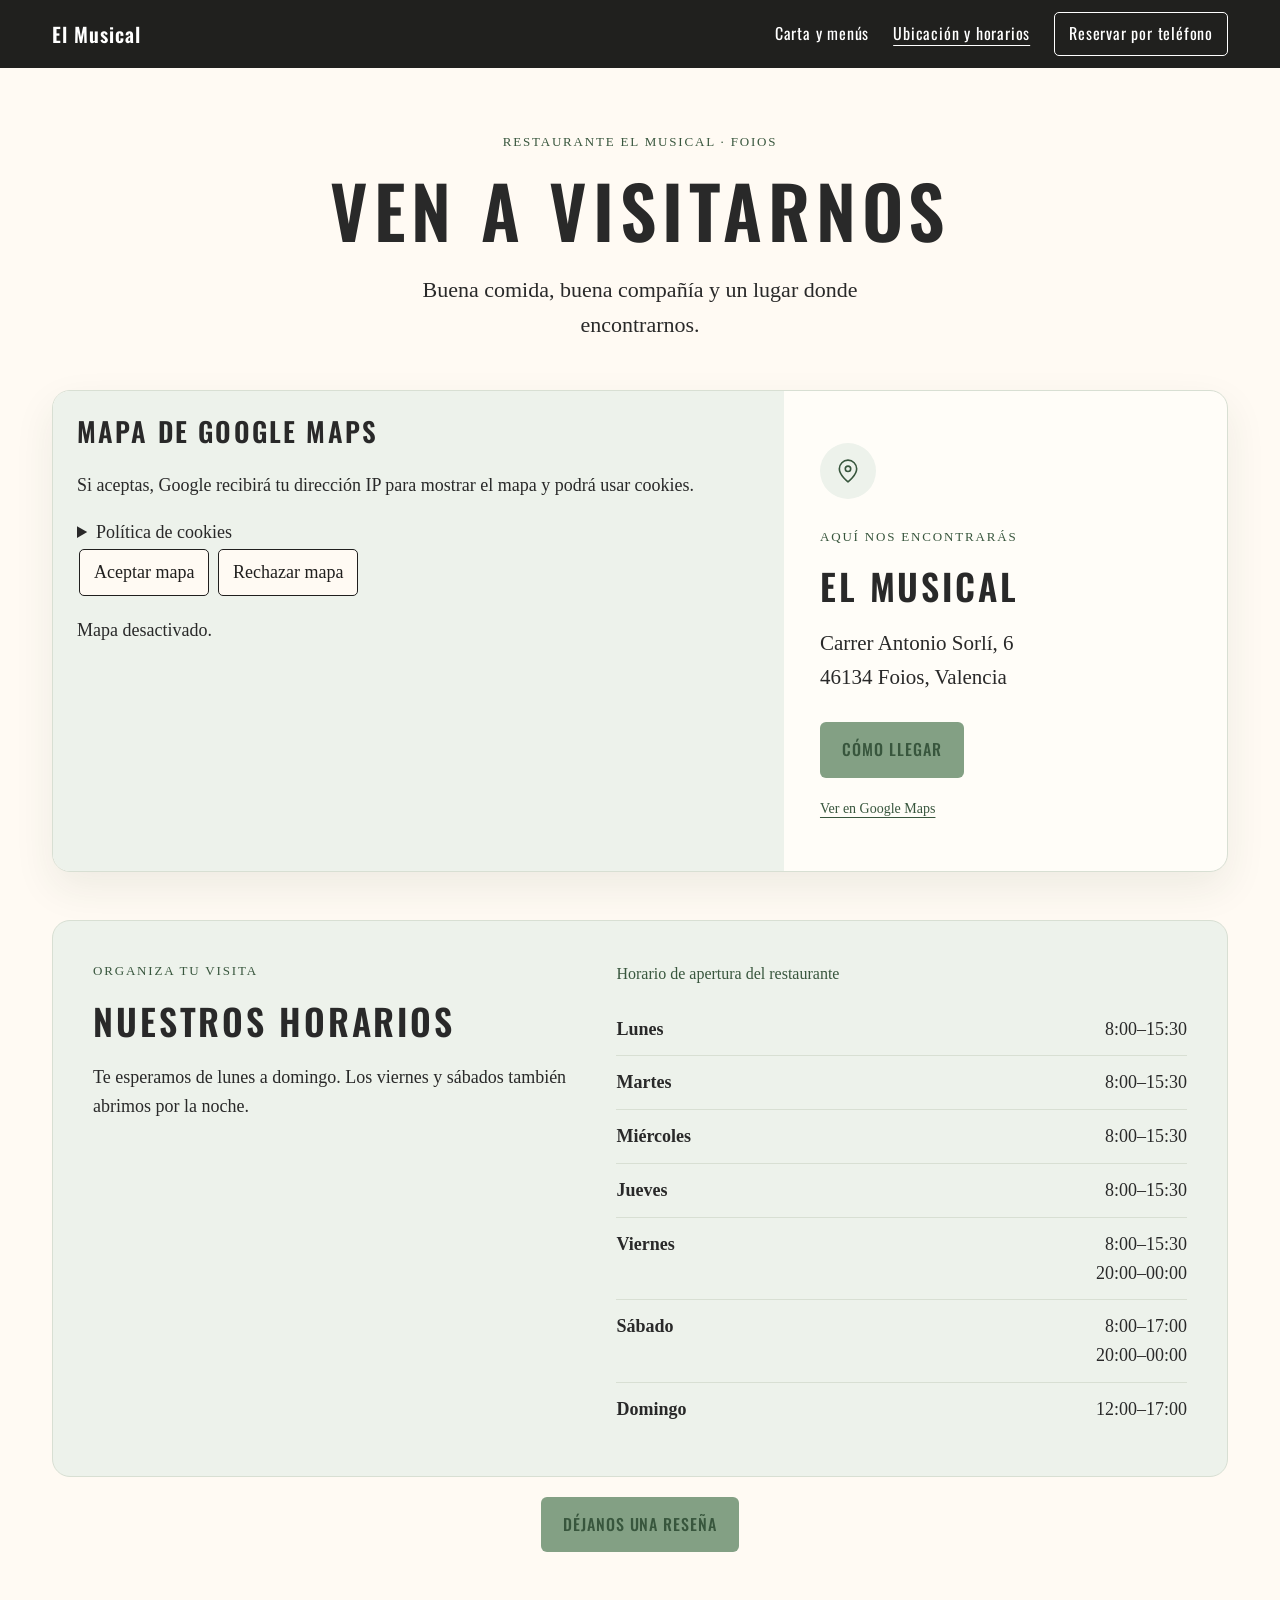
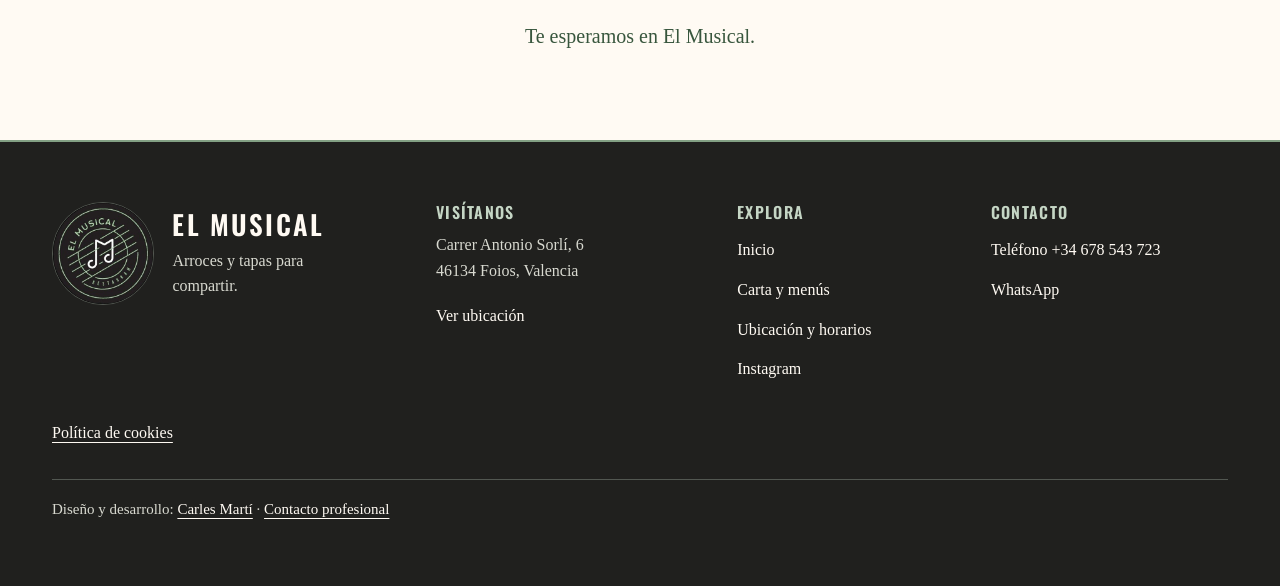
<file: ubicacion/index.html>
<!DOCTYPE html>
<html lang="es">
<head>
    <meta charset="UTF-8">
    <meta name="viewport" content="width=device-width, initial-scale=1.0">
    <title>Ubicación | Restaurante El Musical en Foios</title>
    <meta name="description" content="Encuentra el restaurante El Musical en Carrer Antonio Sorlí, 6, Foios. Consulta el mapa y cómo llegar.">

    <link rel="stylesheet" href="../styles.css">
    <script src="mapa.js" defer></script>
    <script src="../navegacion.js" defer></script>
</head>

<body>
    <header class="cabecera">
        <div class="cabecera-interior">
            <a class="nombre-restaurante" href="../index.html">El Musical</a>
            <button class="boton-menu" type="button" aria-expanded="false" aria-controls="navegacion-principal" hidden>
                Menú <span class="icono-menu" aria-hidden="true"></span>
            </button>
            <nav id="navegacion-principal" class="cabecera-nav" aria-label="Navegación principal">
                <ul>
                    <li><a href="../carta/index.html">Carta y menús</a></li>
                    <li><a href="index.html" aria-current="page">Ubicación y horarios</a></li>
                    <li><a class="boton-reserva" href="tel:+34678543723">Reservar por teléfono</a></li>
                </ul>
            </nav>
        </div>
    </header>

    <main class="pagina-ubicacion">
        <div class="introduccion-ubicacion">
            <p class="etiqueta-seccion">Restaurante El Musical · Foios</p>
            <h1>Ven a visitarnos</h1>
            <p>Buena comida, buena compañía y un lugar donde encontrarnos.</p>
        </div>

        <div class="encuentranos">
            <section class="tarjeta-mapa" aria-label="Mapa del restaurante">
                <div class="preferencias-mapa" id="preferencias-mapa">
                    <h2>Mapa de Google Maps</h2>
                    <p>Si aceptas, Google recibirá tu dirección IP para mostrar el mapa y podrá usar cookies.</p>
                    <details>
                        <summary>Política de cookies</summary>
                        <div id="cookies" tabindex="-1">
                            <p>El mapa está desactivado hasta que lo aceptas. Al activarlo, tu navegador se conecta con Google para obtener el mapa, la información de lugares y las fuentes. Google recibe tu dirección IP y otros datos técnicos. En nuestra prueba con una sesión limpia de Edge, el mapa se mostró sin instalar cookies. El comportamiento puede variar según tu navegador y tu cuenta. Consulta la <a href="https://policies.google.com/technologies/cookies?hl=es">información sobre cookies de Google</a>.</p>
                            <p>Al aceptar o rechazar, la web recuerda tu elección en el almacenamiento de sesión de esta pestaña bajo el nombre «preferencia-mapa». Puedes cambiarla en <a href="#preferencias-mapa">Preferencias del mapa</a>. Si rechazas el mapa después de activarlo, se retira y permanece desactivado al recargar. «Cómo llegar» sigue disponible.</p>
                        </div>
                    </details>
                    <div id="opciones-mapa" hidden>
                        <button type="button" id="aceptar-mapa">Aceptar mapa</button>
                        <button type="button" id="rechazar-mapa">Rechazar mapa</button>
                    </div>
                    <p id="estado-mapa" role="status">Mapa desactivado.</p>
                    <noscript>Para ver la ruta, utiliza «Cómo llegar».</noscript>
                </div>
                <template id="plantilla-mapa">
                    <iframe
                        title="Ubicación del Restaurante El Musical en Foios"
                        src="https://www.google.com/maps?q=Restaurante%20El%20Musical%2C%20Carrer%20Antonio%20Sorl%C3%AD%206%2C%2046134%20Foios%2C%20Valencia&amp;z=16&amp;hl=es&amp;output=embed"
                        width="800"
                        height="520"
                        loading="lazy"
                        referrerpolicy="no-referrer-when-downgrade"
                        allowfullscreen>
                    </iframe>
                </template>
            </section>

            <section class="datos-ubicacion" aria-labelledby="nombre-local">
                <!-- Icono decorativo: el texto de la dirección ya aporta la información. -->
                <div class="icono-ubicacion" aria-hidden="true">
                    <svg viewBox="0 0 24 24" fill="none" stroke="currentColor" stroke-width="1.5">
                        <path d="M20 10c0 6-8 12-8 12S4 16 4 10a8 8 0 1 1 16 0Z"/>
                        <circle cx="12" cy="10" r="2.5"/>
                    </svg>
                </div>

                <p class="etiqueta-seccion">Aquí nos encontrarás</p>
                <h2 id="nombre-local">El Musical</h2>

                <address>
                    Carrer Antonio Sorlí, 6<br>
                    46134 Foios, Valencia
                </address>

                <!-- Google Maps calcula la ruta desde el origen que elija el visitante. -->
                <a class="boton-accion boton-ubicacion"
                   href="https://www.google.com/maps/dir/?api=1&amp;destination=Restaurante%20El%20Musical%2C%20Carrer%20Antonio%20Sorl%C3%AD%206%2C%2046134%20Foios%2C%20Valencia"
                   target="_blank" rel="noopener noreferrer">
                    Cómo llegar
                </a>

                <!-- Alternativa directa para abrir el mapa fuera de la web. -->
                <a class="enlace-mapa"
                   href="https://www.google.com/maps/search/?api=1&amp;query=Restaurante%20El%20Musical%2C%20Carrer%20Antonio%20Sorl%C3%AD%206%2C%2046134%20Foios%2C%20Valencia"
                   target="_blank" rel="noopener noreferrer">
                    Ver en Google Maps
                </a>
            </section>
        </div>

        <!-- Horario de apertura de la captura; una fila por día. -->
        <section id="horario" class="horario-local" aria-labelledby="titulo-horario">
            <div class="introduccion-horario">
                <p class="etiqueta-seccion">Organiza tu visita</p>
                <h2 id="titulo-horario">Nuestros horarios</h2>
                <p>Te esperamos de lunes a domingo. Los viernes y sábados también abrimos por la noche.</p>
            </div>
            <table class="tabla-horarios">
                <caption>Horario de apertura del restaurante</caption>
                <tbody>
                        <tr><th scope="row">Lunes</th><td><span>8:00–15:30</span></td></tr>
                        <tr><th scope="row">Martes</th><td><span>8:00–15:30</span></td></tr>
                        <tr><th scope="row">Miércoles</th><td><span>8:00–15:30</span></td></tr>
                        <tr><th scope="row">Jueves</th><td><span>8:00–15:30</span></td></tr>
                        <tr><th scope="row">Viernes</th><td><span>8:00–15:30</span><span>20:00–00:00</span></td></tr>
                        <tr><th scope="row">Sábado</th><td><span>8:00–17:00</span><span>20:00–00:00</span></td></tr>
                        <tr><th scope="row">Domingo</th><td><span>12:00–17:00</span></td></tr>
                </tbody>
            </table>
        </section>

        <div class="reseña">
            <a class="boton-accion boton-ubicacion"
                href="https://search.google.com/local/writereview?placeid=ChIJN5h8HnVHYA0RpAgL4mU4wNs"
                target="_blank" rel="noopener noreferrer">
                Déjanos una reseña
            </a>
        </div>

        <p class="cierre-ubicacion">Te esperamos en El Musical.</p>
    </main>

    <footer class="pie-web">
        <div class="contenido-pie">
            <div class="identidad-pie">
                <img class="logo-restaurante" src="../images/logo_musical.jpg" alt="" width="104" height="104" loading="lazy">
                <div>
                    <h2>El Musical</h2>
                    <p>Arroces y tapas para compartir.</p>
                </div>
            </div>

            <div class="visitanos-pie">
                <h2>Visítanos</h2>
                <address>Carrer Antonio Sorlí, 6<br>46134 Foios, Valencia</address>
                <a href="../ubicacion/index.html">Ver ubicación</a>
            </div>

            <nav class="navegacion-pie" aria-label="Navegación del pie">
                <h2>Explora</h2>
                <ul>
                    <li><a href="../index.html">Inicio</a></li>
                    <li><a href="../carta/index.html">Carta y menús</a></li>
                    <li><a href="../ubicacion/index.html#horario">Ubicación y horarios</a></li>
                    <li><a href="https://www.instagram.com/rte.elmusicalfoios/">Instagram</a></li>
                </ul>
            </nav>

            <div class="contacto-pie">
                <h2>Contacto</h2>
                <ul>
                    <li><a href="tel:+34678543723">Teléfono +34 678 543 723</a></li>
                    <li><a href="https://wa.me/34678543723">WhatsApp</a></li>
                </ul>
            </div>
        </div>
        <nav class="enlaces-legales" aria-label="Información legal">
            <a href="#cookies">Política de cookies</a>
        </nav>
        <p class="credito-pie">Diseño y desarrollo: <a href="https://github.com/CarlesMarti2003">Carles Martí</a> · <a href="mailto:carlespeke2003@gmail.com">Contacto profesional</a></p>
    </footer>
</body>
</html>
</file>
<file: styles.css>
/* ===== 1. Fuentes, variables y estilos base ===== */

@font-face {
    font-family: "Oswald";
    src: url("assets/fonts/Oswald.ttf") format("truetype");
    font-style: normal;
    font-weight: 200 700;
    font-display: swap;
}

/* Paleta y dos familias compartidas por todas las páginas.
   El verde se ha aproximado a partir de la fotografía de la carta. */
:root {
    --carbon: #201f1e;
    --ancho-pagina: 1240px;
    --alto-barra: 68px;
    --verde-principal: #83a084;
    --color-fondo: #fffaf3;
    --verde-oscuro: #38563d;
    --verde-suave: #edf2eb;
    --color-superficie: #fffdf8;
    --color-borde: #d8dfd3;
    --texto-principal: #292929;
    --texto-secundario: #485845;
    --fuente-titulos: "Oswald", sans-serif;
    --fuente-texto: Georgia, "Times New Roman", serif;
}

* {
    box-sizing: border-box;
}

body {
    margin: 0;
    min-height: 100vh;
    display: flex;
    flex-direction: column;
    font-family: var(--fuente-texto);
    color: var(--texto-principal);
    background-color: var(--color-fondo);
    font-size: 18px;
    line-height: 1.6;
}

/* Fuente estrecha inspirada en los rótulos de la carta impresa. */
h1, h2, h3, h4 {
    font-family: var(--fuente-titulos);
    font-weight: 600;
    line-height: 1.25;
    letter-spacing: 0.08em;
    text-transform: uppercase;
}

button {
    font: inherit;
}

/* En páginas cortas, el contenido ocupa el espacio disponible antes del pie. */
body > main { flex: 1; }

h1 {
    width: 100%;
    line-height: 1.15;
    margin: 0;
    text-align: center;
}

.etiqueta-seccion {
    margin: 0 0 16px;
    color: var(--verde-oscuro);
    font-size: 13px;
    letter-spacing: 0.14em;
    text-transform: uppercase;
}

/* Misma tipografía y forma; cada sección define el color de su botón. */
.boton-accion {
    border-radius: 6px;
    font-family: var(--fuente-titulos);
    font-weight: 500;
    letter-spacing: 0.06em;
    text-decoration: none;
    text-transform: uppercase;
}


/* ===== 2. Cabecera y navegación principal ===== */

/* La misma cabecera en las tres páginas; solo cambia el fondo del inicio. */
.cabecera {
    --fondo-cabecera: #20201e;
    position: sticky;
    top: 0;
    z-index: 30;
    color: #fff;
    background-color: var(--fondo-cabecera);
}

.cabecera-inicio {
    /* La foto comienza al borde superior, detrás de la barra. */
    margin-bottom: calc(-1 * var(--alto-barra));
    background-color: rgb(32 31 30 / 92%);
    transition: background-color 200ms ease;
}

.cabecera-inicio.con-scroll,
.cabecera-inicio.menu-abierto {
    background-color: var(--fondo-cabecera);
}

/* Al abrir el menú, la barra se vuelve opaca desde el primer instante. */
.cabecera-inicio.menu-abierto { transition-duration: 0s; }

.cabecera-interior {
    display: flex;
    align-items: center;
    justify-content: space-between;
    gap: 16px;
    min-height: var(--alto-barra);
    max-width: var(--ancho-pagina);
    margin-inline: auto;
    padding: 8px 32px;
}

.cabecera a {
    display: inline-flex;
}

.cabecera a,
.boton-menu {
    align-items: center;
    min-height: 44px;
    color: inherit;
    font-family: var(--fuente-titulos);
    font-size: 16px;
    letter-spacing: 0.05em;
    text-decoration: none;
    text-underline-offset: 0.32em;
}

.cabecera .nombre-restaurante {
    font-size: 20px;
    font-weight: 600;
    white-space: nowrap;
}

.cabecera-nav ul {
    display: flex;
    align-items: center;
    gap: 24px;
    margin: 0;
    padding: 0;
    list-style: none;
}

.cabecera a:hover,
.cabecera-nav a[aria-current="page"] {
    text-decoration: underline;
}

.cabecera a:focus-visible,
.boton-menu:focus-visible {
    outline: 2px solid #fff;
    outline-offset: 3px;
}

.cabecera .boton-reserva,
.boton-menu {
    padding: 6px 14px;
    border: 1px solid #fff;
    border-radius: 5px;
}

.cabecera .boton-reserva:hover,
.boton-menu:hover {
    background: #fff;
    border-color: #fff;
    color: var(--carbon);
    text-decoration: none;
}

.boton-menu {
    display: none;
    gap: 10px;
    background: transparent;
    cursor: pointer;
}

.icono-menu {
    width: 15px;
    height: 10px;
    border-block: 1px solid currentColor;
}

@media (max-width: 700px) {
    .cabecera-interior {
        flex-wrap: wrap;
        padding-inline: 20px;
    }

    /* Sin JavaScript, los enlaces siguen visibles debajo del nombre. */
    .cabecera-nav { width: 100%; }
    .cabecera-nav ul { flex-wrap: wrap; gap: 4px 16px; }

    .boton-menu:not([hidden]) { display: inline-flex; }
    .boton-menu:not([hidden]) + .cabecera-nav {
        position: absolute;
        top: 100%;
        left: 0;
        right: 0;
        max-height: calc(100vh - var(--alto-barra));
        max-height: calc(100dvh - var(--alto-barra));
        overflow-y: auto;
        padding: 12px 20px 20px;
        border-top: 1px solid rgb(255 255 255 / 20%);
        background-color: var(--fondo-cabecera);
    }

    .boton-menu[aria-expanded="false"]:not([hidden]) + .cabecera-nav { display: none; }
    .boton-menu:not([hidden]) + .cabecera-nav ul { display: grid; gap: 8px; }
    .boton-menu:not([hidden]) + .cabecera-nav a { width: 100%; }
}


/* ===== 3. Inicio: portada y presentación ===== */

.portada {
    display: flex;
    align-items: center;
    min-height: clamp(480px, 49vw, 690px);
    padding: calc(var(--alto-barra) + 36px) max(32px, calc((100% - var(--ancho-pagina)) / 2 + 32px)) 48px;
    color: white;
    background-color: #251e19;

    /* En escritorio, reservar la derecha para la foto reduce el recorte. */
    background-image:
        linear-gradient(90deg, #251e19 40%, rgb(37 30 25 / 80%) 50%, rgb(37 30 25 / 26%) 67%, transparent 82%),
        url("images/paella1.jpg");
    background-repeat: no-repeat;
    background-size: 100% 100%, max(60%, 540px) auto;
    background-position: center, right 51%;
}

.portada-contenido {
    max-width: 32rem;
}

.portada-etiqueta {
    margin: 0 0 12px;
    font-size: 15px;
    letter-spacing: 0.14em;
    text-transform: uppercase;
}

.portada h1 {
    font-size: clamp(37px, 6.1vw, 79px);
    margin: 0 0 28px;
    text-align: left; /* La regla general de h1 lo centra en otras páginas. */
}

.portada-acciones {
    display: flex;
    flex-wrap: wrap;
    gap: 12px;
}

.boton-crema {
    display: inline-block;
    padding: 12px 22px;
    background-color: var(--color-fondo);
    color: var(--verde-oscuro);
}

.boton-crema:hover {
    background-color: var(--verde-suave);
}

.portada-enlace-secundario {
    box-shadow: inset 0 0 0 1px #fff;
    background-color: transparent;
    color: #fff;
}

.portada-enlace-secundario:hover {
    background-color: rgb(255 255 255 / 15%);
}

.boton-crema:focus-visible {
    outline: 2px solid #fff;
    outline-offset: 3px;
}

.presentacion {
    width: 100%;
    max-width: 800px;
    margin: 0 auto;
    padding: 60px;
    text-align: center;
}

.presentacion p {
    font-size: 22px;
    max-width: 60ch;
    margin: 0 auto 24px;
}

.presentacion h2 {
    margin: 0 0 16px;
}

@media (max-width: 700px) {
    .presentacion { padding: 40px 20px; }

    .portada {
        align-items: flex-end;
        min-height: clamp(420px, 60svh, 540px);
        padding: calc(var(--alto-barra) + 24px) 20px 32px;
        background-image:
            linear-gradient(to top, rgb(0 0 0 / 90%), rgb(0 0 0 / 68%) 34%, transparent 70%),
            url("images/paella1.jpg");
        background-size: cover;
        background-position: center;
    }
}


/* ===== 4. Carta, vinos y menús ===== */

.pagina-carta { scroll-padding-top: calc(var(--alto-barra) + 24px); }

.introduccion-carta {
    padding: 64px 24px 40px;
    text-align: center;
}

.introduccion-carta .etiqueta-seccion { color: var(--texto-secundario); }

.introduccion-carta h1 {
    margin: 0 0 20px;
    font-size: clamp(40px, 6vw, 72px);
}

.introduccion-carta > p:last-child {
    margin: 0;
    color: var(--texto-secundario);
    line-height: 1.5;
}

/* Las tarjetas son enlaces completos, también al navegar con teclado. */
.tarjetas-carta {
    display: grid;
    grid-template-columns: repeat(2, minmax(0, 1fr));
    gap: 16px;
    max-width: 960px;
    margin: 0 auto 48px;
    padding-inline: 20px;
}
.tarjetas-carta[hidden] { display: none; }
.tarjetas-carta a {
    display: grid;
    align-content: center;
    gap: 6px;
    padding: clamp(20px, 3vw, 36px);
    border: 1px solid var(--color-borde);
    border-radius: 8px;
    color: var(--texto-principal);
    background: var(--color-superficie);
    text-decoration: none;
}
.tarjetas-carta strong {
    font-family: var(--fuente-titulos);
    font-size: 26px;
}
.tarjetas-carta b { color: var(--verde-oscuro); }
.tarjetas-carta a:hover, .tarjetas-carta a:focus-visible {
    border-color: var(--verde-oscuro);
    background: var(--verde-suave);
}


/* Paneles, categorías, platos y vinos. */
.contenido-carta {
    max-width: 1000px;
    margin: 0 auto;
    padding: 56px 24px 100px;
}

.panel-carta { margin-bottom: 48px; }

.panel-carta h2 {
    margin: 0 0 16px;
    font-size: clamp(24px, 4vw, 32px);
    letter-spacing: 0.12em;
    text-align: center;
}

.descripcion-carta {
    margin: 0;
    padding: 32px 20px;
    border: 1px solid var(--color-borde);
    color: #000000;
    font-size: 20px;
    text-align: center;
}

.indice-carta {
    display: flex;
    flex-wrap: wrap;
    justify-content: center;
    gap: 8px 12px;
    margin-top: 20px;
    padding: 16px;
    border-radius: 6px;
}

.volver-cartas {
    display: block;
    width: fit-content;
    max-width: 100%;
    margin: 0 auto 28px;
    text-align: center;
}

.volver-cartas,
.indice-carta a {
    padding: 11px 21px;
    border: 1px solid #000;
}

.indice-carta a,
.volver-cartas:hover,
.volver-cartas:focus-visible {
    background-color: #000;
    color: var(--color-fondo);
}

.volver-cartas,
.indice-carta a:hover,
.indice-carta a:focus-visible {
    background-color: var(--color-fondo);
    color: #000;
}

.categoria {
    margin: 48px 0;
}

.categoria + .categoria {
    margin-top: 64px;
}

.categoria h3 {
    margin: 0 0 28px;
    color: var(--texto-secundario);
    font-size: 21px;
    letter-spacing: 0.12em;
    text-align: center;
    font-weight: 500;
}

.disponibilidad-categoria {
    margin: -12px 0 28px;
    color: #000000;
    font-style: italic;
    text-align: center;
}

.lista-platos,
.platos-menu {
    margin: 0;
    padding: 0;
    list-style: none;
}

.plato {
    display: flex;
    justify-content: space-between;
    gap: 24px;
    padding: 24px 0;
    border-bottom: 1px solid var(--color-borde);
}

.plato > div {
    min-width: 0;
}

.plato h4 {
    margin: 0 0 8px;
    font-size: 19px;
    font-weight: 500;
    overflow-wrap: anywhere;
}

.plato p {
    margin: 0;
    color: #000000;
    font-size: 20px;
}

.vino .origen-vino {
    margin: 4px 0 12px;
    font-size: 14px;
    letter-spacing: 0.04em;
}

.vino .variedad-vino {
    margin-top: 12px;
    font-size: 17px;
    line-height: 1.5;
}

.precio {
    flex-shrink: 0;
    font-weight: 600;
}

/* Opciones, condiciones y precios de los menús. */
.platos-menu li,
.condiciones-menu {
    color: #000000;
    font-size: 20px;
    text-align: center;
}

.platos-menu li {
    padding: 16px 0;
    border-bottom: 1px solid var(--color-borde);
}

.precios-menu {
    display: flex;
    justify-content: center;
    flex-wrap: wrap;
    gap: 24px 48px;
    margin: 24px 0 16px;
}

.precio-menu {
    margin: 0;
    font-family: var(--fuente-titulos);
    font-size: 26px;
    font-weight: bold;
    line-height: 1.4;
    text-align: center;
}

.unidad-precio {
    font-size: 17px;
    font-weight: normal;
}

.modalidad-precio {
    font-family: var(--fuente-texto);
    display: block;
    font-size: 15px;
    font-weight: normal;
}

.opciones-menu {
    margin: 0 0 32px;
    color: #000000;
    font-size: 19px;
    text-align: center;
}

.condiciones-menu { margin: 0 0 16px; }

.suplemento-menu {
    font-size: 17px;
}

.pie-carta {
    margin-top: 48px;
    text-align: center;
}

.volver-arriba {
    display: inline-flex;
    align-items: center;
    gap: 10px;
    padding: 14px 24px;
    border: 1px solid var(--verde-principal);
    background-color: var(--color-fondo);
    color: var(--texto-principal);
    cursor: pointer;
    font-size: 16px;
}

.volver-arriba:hover {
    background-color: var(--verde-oscuro);
    color: #ffffff;
}

@media (max-width: 700px) {
    .introduccion-carta {
        padding: 40px 20px 28px;
    }

    .tarjetas-carta { grid-template-columns: 1fr; }

    .contenido-carta {
        padding: 36px 20px 64px;
    }

    .plato {
        gap: 16px;
    }
}


/* ===== 5. Ubicación, mapa y horarios ===== */

.pagina-ubicacion {
    max-width: var(--ancho-pagina);
    margin: 0 auto;
    padding: 64px 32px 40px;
}

.introduccion-ubicacion {
    margin-bottom: 48px;
    text-align: center;
}

.introduccion-ubicacion h1 {
    margin: 0 0 20px;
    font-size: clamp(42px, 6vw, 72px);
}

.introduccion-ubicacion > p:last-child {
    max-width: 48ch;
    margin: 0 auto;
    font-size: 22px;
}

/* Mapa y ficha de dirección. */
.encuentranos {
    display: grid;
    grid-template-columns: minmax(0, 1.65fr) minmax(0, 1fr);
    overflow: hidden;
    border: 1px solid var(--color-borde);
    border-radius: 18px;
    background-color: var(--color-superficie);
    box-shadow: 0 16px 40px rgb(35 61 43 / 8%);
}

.tarjeta-mapa {
    min-width: 0;
    min-height: 480px;
    background-color: var(--verde-suave);
}

.preferencias-mapa {
    padding: 24px;
    scroll-margin-top: calc(var(--alto-barra) + 16px);
}
/* Al seguir el enlace del pie, deja visibles el resumen y el texto bajo la cabecera. */
#cookies { scroll-margin-top: calc(var(--alto-barra) + 3rem); }
.preferencias-mapa h2 { margin-top: 0; }
.preferencias-mapa a { color: var(--verde-oscuro); }
.preferencias-mapa button {
    padding: 8px 14px;
    min-height: 44px;
    margin: 2px;
    color: var(--carbon);
    border: 1px solid currentColor;
    border-radius: 5px;
    background: var(--color-fondo);
    cursor: pointer;
}
.preferencias-mapa button[aria-pressed="true"] { font-weight: bold; }
.tarjeta-mapa iframe {
    display: block;
    width: 100%;
    height: auto;
    min-height: 480px;
    border: 0;
}

.datos-ubicacion {
    display: flex;
    flex-direction: column;
    align-items: flex-start;
    justify-content: center;
    min-width: 0;
    padding: 44px 36px;
}

.icono-ubicacion {
    display: grid;
    place-items: center;
    width: 56px;
    height: 56px;
    margin-bottom: 28px;
    border-radius: 50%;
    background-color: var(--verde-suave);
    color: var(--verde-oscuro);
}

.icono-ubicacion svg {
    width: 26px;
    height: 26px;
}

.datos-ubicacion h2 {
    margin: 0 0 20px;
    font-size: 36px;
    line-height: 1.2;
}

.datos-ubicacion address {
    margin-bottom: 28px;
    font-size: 21px;
    font-style: normal;
}

.boton-ubicacion {
    display: inline-flex;
    align-items: center;
    justify-content: space-between;
    gap: 28px;
    max-width: 100%;
    padding: 15px 22px;
    background-color: var(--verde-principal);
    color: var(--verde-oscuro);
    font-size: 16px;
}

.boton-ubicacion:hover {
    background-color: var(--verde-oscuro);
    color: #ffffff;
}

.reseña {
    margin-bottom: 48px;
    text-align: center;
    padding: 20px;
}

.enlace-mapa {
    margin-top: 20px;
    color: var(--verde-oscuro);
    font-size: 14px;
    line-height: 1.5;
    text-underline-offset: 4px;
}

.enlace-mapa:hover {
    color: #111111;
}

.cierre-ubicacion {
    margin: 32px 0 0;
    color: var(--verde-oscuro);
    font-size: 20px;
    text-align: center;
}

/* Horarios de apertura. */
.horario-local {
    display: grid;
    grid-template-columns: minmax(0, 1fr) minmax(0, 1.2fr);
    gap: 48px;
    margin-top: 48px;
    padding: 40px;
    border: 1px solid var(--color-borde);
    border-radius: 18px;
    background: var(--verde-suave);
    scroll-margin-top: 280px;
}
.introduccion-horario h2 { margin: 0 0 20px; font-size: 36px; }
.introduccion-horario > p:last-child { margin: 0; }
.tabla-horarios { width: 100%; border-collapse: collapse; }
.tabla-horarios caption {
    text-align: left;
    margin-bottom: 16px;
    color: var(--verde-oscuro);
    font-size: 16px;
}
.tabla-horarios th, .tabla-horarios td {
    padding: 12px 0;
    border-bottom: 1px solid var(--color-borde);
    vertical-align: top;
}
.tabla-horarios th { text-align: left; font-weight: 600; }
.tabla-horarios td { text-align: right; }
.tabla-horarios td span { display: block; white-space: nowrap; }
.tabla-horarios tr:last-child > * { border-bottom: 0; }

/* En móvil, la dirección va antes que el mapa. */
@media (max-width: 800px) {
    .pagina-ubicacion {
        padding: 40px 20px 32px;
    }

    .introduccion-ubicacion {
        margin-bottom: 32px;
    }

    .encuentranos {
        grid-template-columns: minmax(0, 1fr);
    }

    .datos-ubicacion {
        order: -1;
        padding: 32px 24px;
    }

    .tarjeta-mapa,
    .tarjeta-mapa iframe {
        min-height: 360px;
    }
    .horario-local { grid-template-columns: minmax(0, 1fr); gap: 24px; padding: 28px 20px; }
}


/* ===== 6. Pie de página ===== */

.pie-web {
    --texto-pie: #d8d9d0;
    --acento-pie: #c5d6c5;
    --borde-pie: rgb(197 214 197 / 30%);
    margin-top: 48px;
    padding: clamp(32px, 5vw, 60px) 32px;
    border-top: 2px solid var(--verde-principal);
    background-color: #20201e;
    color: var(--texto-pie);
    font-size: 16px;
}

.contenido-pie {
    display: grid;
    grid-template-columns: 1.35fr 1fr 0.8fr 1fr;
    align-items: start;
    gap: clamp(24px, 5vw, 76px);
    max-width: calc(var(--ancho-pagina) - 64px);
    margin-inline: auto;
}

.pie-web h2 {
    margin: 0 0 10px;
    color: var(--acento-pie);
    font-size: 16px;
}

.identidad-pie {
    display: flex;
    align-items: center;
    gap: 18px;
}

/* El recorte circular conserva las proporciones de la imagen original. */
.logo-restaurante {
    display: block;
    flex: none;
    width: clamp(72px, 8vw, 104px);
    height: auto;
    border: 1px solid var(--borde-pie);
    border-radius: 50%;
}

.identidad-pie h2 {
    margin-bottom: 6px;
    color: var(--color-fondo);
    font-size: 27px;
}

.identidad-pie p { margin: 0; }

.pie-web address {
    margin-bottom: 14px;
    font-style: normal;
}

.pie-web ul {
    display: grid;
    gap: 4px;
    margin: 0;
    padding: 0;
    list-style: none;
}

.pie-web a {
    display: inline-block;
    padding-block: 5px;
    color: var(--color-fondo);
    text-decoration: none;
    text-underline-offset: 0.25em;
}

.pie-web a:hover { text-decoration: underline; }

.pie-web a:focus-visible {
    outline: 2px solid var(--acento-pie);
    outline-offset: 3px;
}

.credito-pie {
    max-width: calc(var(--ancho-pagina) - 64px);
    margin: 24px auto 0;
    padding-top: 12px;
    border-top: 1px solid var(--borde-pie);
    font-size: 15px;
}

.pie-web .credito-pie a { text-decoration: underline; }
.pie-web .credito-pie a:hover { color: var(--acento-pie); }

@media (max-width: 1050px) {
    .contenido-pie { grid-template-columns: repeat(2, minmax(0, 1fr)); }
}

@media (max-width: 700px) {
    .pie-web { padding-inline: 20px; }
    .contenido-pie { grid-template-columns: 1fr; }

    .contenido-pie > * + * {
        padding-top: 20px;
        border-top: 1px solid var(--borde-pie);
    }

    .contenido-pie ul { gap: 0; }
    .contenido-pie a { min-height: 44px; padding-block: 9px; }
}

.enlaces-legales {
    display: flex;
    flex-wrap: wrap;
    gap: 0 20px;
    max-width: calc(var(--ancho-pagina) - 64px);
    margin: 24px auto 0;
}

.enlaces-legales a {
    display: inline-flex;
    align-items: center;
    min-height: 44px;
    text-decoration: underline;
}

.texto-legal {
    width: min(100%, 72ch);
    margin-inline: auto;
    padding: 48px 20px;
}

.texto-legal h1 { text-align: left; }
.texto-legal h2 { margin-top: 1.5em; }
.texto-legal a { color: var(--verde-oscuro); }
</file>
